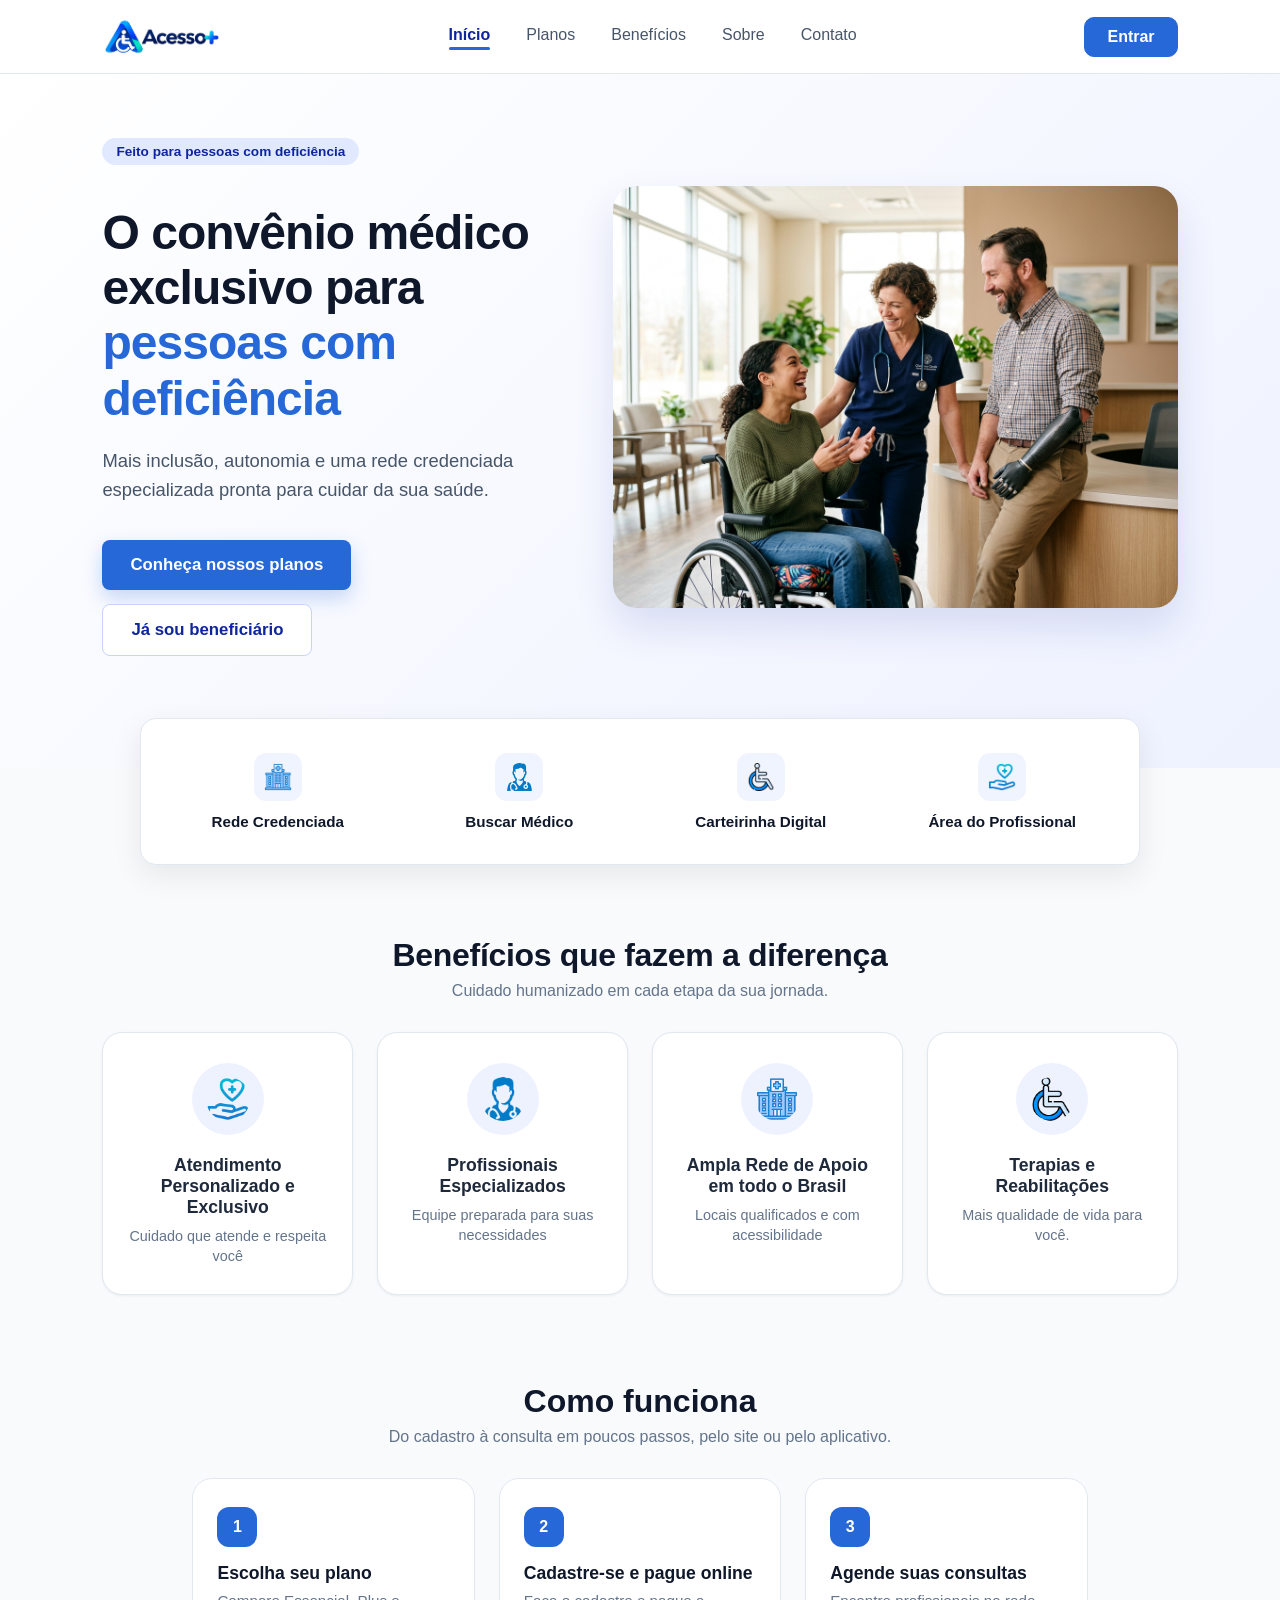
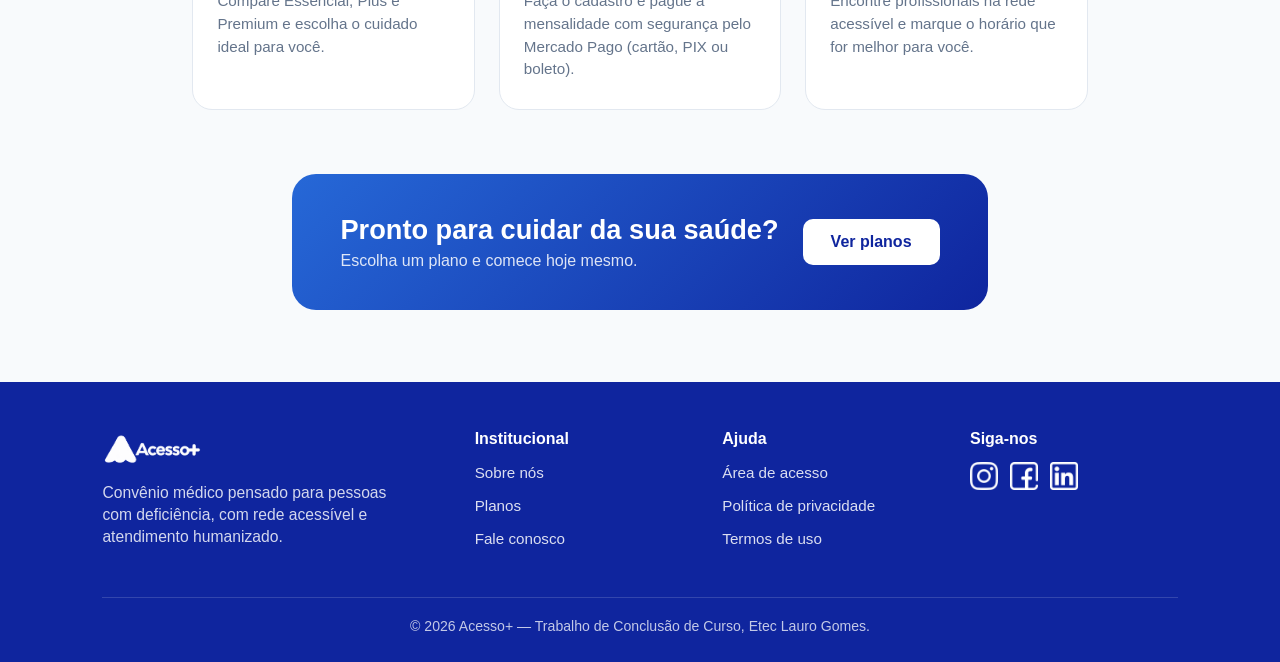
<file: index.html>
<!DOCTYPE html>
<html lang="pt-br">
<head>
    <meta charset="UTF-8">
    <meta name="viewport" content="width=device-width, initial-scale=1.0">
    <title>Acesso+ | Convênio médico para pessoas com deficiência</title>
    <link rel="stylesheet" href="css/edit.css">
    <link rel="stylesheet" href="css/site.css">
    <link rel="stylesheet" href="css/menu.css">
    <meta name="description" content="Acesso+: convênio médico pensado para pessoas com deficiência, com rede credenciada acessível, agendamento online e carteirinha digital.">
</head>
<body>
    <nav class="nav-site">
        <div class="img-logo">
            <a href="index.html"><img src="img/logo.png" alt="Acesso+ — página inicial" class="logo-img"></a>
        </div>
        <button type="button" class="btn-menu" aria-label="Abrir menu" aria-expanded="false" aria-controls="menu-principal"><svg class="icone-abrir" viewBox="0 0 24 24" fill="none" stroke="currentColor" stroke-width="2" stroke-linecap="round" aria-hidden="true"><path d="M4 7h16M4 12h16M4 17h16"/></svg><svg class="icone-fechar" viewBox="0 0 24 24" fill="none" stroke="currentColor" stroke-width="2" stroke-linecap="round" aria-hidden="true"><path d="M6 6l12 12M18 6L6 18"/></svg></button>
        <div class="menu-principal" id="menu-principal">
            <div class="links-nav">
                <a href="index.html" class="link-ativo" aria-current="page">Início</a>
                <a href="planos.html">Planos</a>
                <a href="index.html#beneficios">Benefícios</a>
                <a href="sobre.php">Sobre</a>
                <a href="contato.php">Contato</a>
            </div>
            <a href="escolhaLogin.html" class="btn-nav">Entrar</a>
        </div>
    </nav>

    <header class="hero">
        <div class="header-content">
            <img src="img/logo.png" alt="" class="hero-logo">
            <span class="hero-selo">Feito para pessoas com deficiência</span>
            <h1 class="hero-title">O convênio médico exclusivo para <span class="highlight">pessoas com deficiência</span></h1>
            <p>Mais inclusão, autonomia e uma rede credenciada especializada pronta para cuidar da sua saúde.</p>
            <div class="hero-acoes">
                <a href="planos.html" class="btn-planos">Conheça nossos planos</a>
                <a href="loginUser.html" class="btn-secundario-site">Já sou beneficiário</a>
            </div>
        </div>
        <div class="img-header">
            <img src="img/pessoas_home_nova_foto.jpg" alt="Pacientes com deficiência conversando com uma médica em uma clínica acessível">
        </div>
    </header>

    <div class="quick-access-container">
        <div class="quick-access">
            <a href="redeCredenciada.php" class="qa-item">
                <img src="img/hospital.png" alt="">
                <span>Rede Credenciada</span>
            </a>
            <a href="agendamentos.php" class="qa-item">
                <img src="img/medico.png" alt="">
                <span>Buscar Médico</span>
            </a>
            <a href="areaUsuario.php" class="qa-item">
                <img src="img/pcd.png" alt="">
                <span>Carteirinha Digital</span>
            </a>
            <a href="loginProfissional.html" class="qa-item">
                <img src="img/cuidados-de-saude.png" alt="">
                <span>Área do Profissional</span>
            </a>
        </div>
    </div>

    <main id="beneficios">
        <h1>Benefícios que fazem a diferença</h1>
        <p class="cards-introducao">Cuidado humanizado em cada etapa da sua jornada.</p>

        <div class="cards">
            <div class="card-content">
                <img src="img/cuidados-de-saude.png" alt="Ícone de cuidados de saúde" class="card-img">
                <div class="card-body">
                    <h3 class="card-title">Atendimento Personalizado e Exclusivo</h3>
                    <p class="card-description">Cuidado que atende e respeita você</p>
                </div>
            </div>

            <div class="card-content">
                <img src="img/medico.png" alt="Ícone de profissional de saúde" class="card-img">
                <div class="card-body">
                    <h3 class="card-title">Profissionais Especializados</h3>
                    <p class="card-description">Equipe preparada para suas necessidades</p>
                </div>
            </div>

            <div class="card-content">
                <img src="img/hospital.png" alt="Ícone de hospital" class="card-img">
                <div class="card-body">
                    <h3 class="card-title">Ampla Rede de Apoio em todo o Brasil</h3>
                    <p class="card-description">Locais qualificados e com acessibilidade</p>
                </div>
            </div>

            <div class="card-content">
                <img src="img/pcd.png" alt="Ícone representando pessoa com deficiência" class="card-img">
                <div class="card-body">
                    <h3 class="card-title">Terapias e Reabilitações</h3>
                    <p class="card-description">Mais qualidade de vida para você.</p>
                </div>
            </div>
        </div>
    </main>

    <section class="como-funciona" aria-labelledby="titulo-como-funciona">
        <h2 id="titulo-como-funciona">Como funciona</h2>
        <p>Do cadastro à consulta em poucos passos, pelo site ou pelo aplicativo.</p>
        <ol class="passos">
            <li><h3>Escolha seu plano</h3><p>Compare Essencial, Plus e Premium e escolha o cuidado ideal para você.</p></li>
            <li><h3>Cadastre-se e pague online</h3><p>Faça o cadastro e pague a mensalidade com segurança pelo Mercado Pago (cartão, PIX ou boleto).</p></li>
            <li><h3>Agende suas consultas</h3><p>Encontre profissionais na rede acessível e marque o horário que for melhor para você.</p></li>
        </ol>
    </section>

    <section class="chamada-final">
        <div>
            <div>
                <h2>Pronto para cuidar da sua saúde?</h2>
                <p>Escolha um plano e comece hoje mesmo.</p>
            </div>
            <a href="planos.html">Ver planos</a>
        </div>
    </section>

    <footer id="contato">
        <div class="footer-content">
            <div class="footer-block">
                <img src="img/logo.png" alt="Acesso+" class="img-logo-footer">
                <p>Convênio médico pensado para pessoas com deficiência, com rede acessível e atendimento humanizado.</p>
            </div>

            <div class="footer-block">
                <h4>Institucional</h4>
                <a href="sobre.php">Sobre nós</a>
                <a href="planos.html">Planos</a>
                <a href="contato.php">Fale conosco</a>
            </div>

            <div class="footer-block">
                <h4>Ajuda</h4>
                <a href="escolhaLogin.html">Área de acesso</a>
                <a href="privacidade.php">Política de privacidade</a>
                <a href="termos.php">Termos de uso</a>
            </div>

            <div class="footer-siga">
                <h4>Siga-nos</h4>
                <div class="social-icons">
                    <a href="https://www.instagram.com/acessomais.oficiall/" target="_blank" rel="noopener noreferrer" aria-label="Instagram do Acesso+"><img src="img/instagram.png" alt="" class="footer-img-siganos"></a>
                    <a href="https://www.facebook.com" target="_blank" rel="noopener noreferrer" aria-label="Facebook"><img src="img/facebook.png" alt="" class="footer-img-siganos"></a>
                    <a href="https://www.linkedin.com" target="_blank" rel="noopener noreferrer" aria-label="LinkedIn"><img src="img/linkedin.png" alt="" class="footer-img-siganos"></a>
                </div>
            </div>
        </div>
        <p class="footer-copy">© 2026 Acesso+ — Trabalho de Conclusão de Curso, Etec Lauro Gomes.</p>
    </footer>

    <script src="js/index.js"></script>
    <script src="js/menu.js"></script>
</body>
</html>
</file>
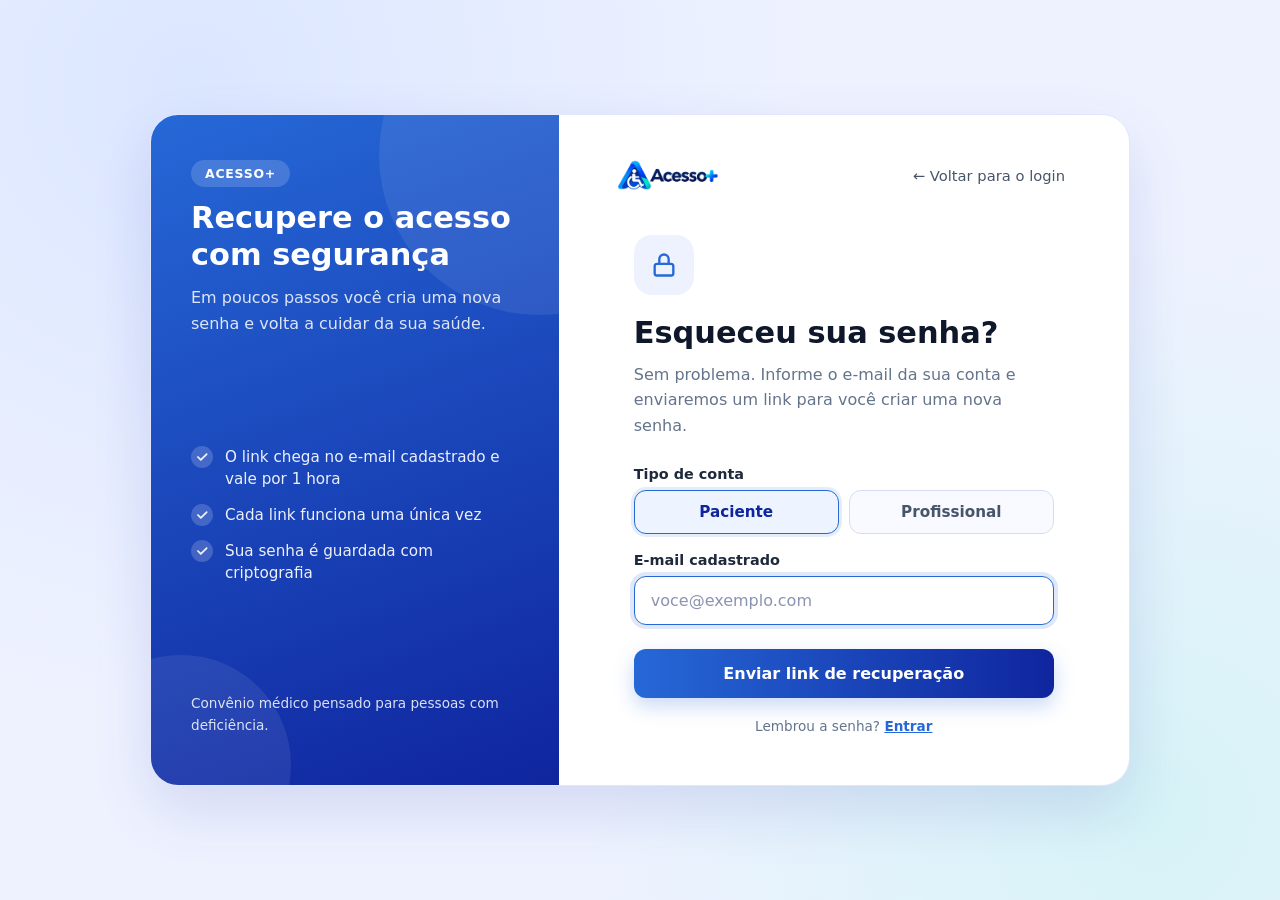
<file: esqueciSenha.html>
<!DOCTYPE html>
<html lang="pt-br">
<head>
    <meta charset="UTF-8">
    <meta name="viewport" content="width=device-width, initial-scale=1.0">
    <title>Recuperar Senha | Acesso+</title>
    <link rel="stylesheet" href="css/senha.css">
</head>
<body class="pagina-senha">
    <main class="senha-card">
        <aside class="senha-lado" aria-hidden="true">
            <div>
                <span class="senha-lado-selo">Acesso+</span>
                <h2>Recupere o acesso com segurança</h2>
                <p>Em poucos passos você cria uma nova senha e volta a cuidar da sua saúde.</p>
            </div>
            <ul>
                <li><svg viewBox="0 0 24 24" fill="none" stroke="currentColor" stroke-width="3" stroke-linecap="round" stroke-linejoin="round"><path d="M5 12l5 5L20 7"/></svg>O link chega no e-mail cadastrado e vale por 1 hora</li>
                <li><svg viewBox="0 0 24 24" fill="none" stroke="currentColor" stroke-width="3" stroke-linecap="round" stroke-linejoin="round"><path d="M5 12l5 5L20 7"/></svg>Cada link funciona uma única vez</li>
                <li><svg viewBox="0 0 24 24" fill="none" stroke="currentColor" stroke-width="3" stroke-linecap="round" stroke-linejoin="round"><path d="M5 12l5 5L20 7"/></svg>Sua senha é guardada com criptografia</li>
            </ul>
            <p class="senha-lado-rodape">Convênio médico pensado para pessoas com deficiência.</p>
        </aside>

        <section class="senha-conteudo">
            <div class="senha-topo">
                <a href="index.html"><img src="img/logo.png" alt="Acesso+ - página inicial"></a>
                <a href="loginUser.html" class="senha-voltar link-login">&larr; Voltar para o login</a>
            </div>

            <div class="senha-corpo">
                <div class="senha-icone" aria-hidden="true">
                    <svg viewBox="0 0 24 24" fill="none" stroke="currentColor" stroke-width="2" stroke-linecap="round" stroke-linejoin="round"><rect x="4" y="11" width="16" height="10" rx="2"/><path d="M8 11V7a4 4 0 0 1 8 0v4"/></svg>
                </div>
                <h1>Esqueceu sua senha?</h1>
                <p class="senha-sub">Sem problema. Informe o e-mail da sua conta e enviaremos um link para você criar uma nova senha.</p>

                <form action="processa_esqueciSenha.php" method="post" class="senha-form">
                    <fieldset class="tipo-conta">
                        <legend class="campo-titulo">Tipo de conta</legend>
                        <input type="radio" name="tipo" id="tipo-paciente" value="paciente" checked>
                        <label for="tipo-paciente">Paciente</label>
                        <input type="radio" name="tipo" id="tipo-profissional" value="profissional">
                        <label for="tipo-profissional">Profissional</label>
                    </fieldset>

                    <div class="campo">
                        <label for="email">E-mail cadastrado</label>
                        <input type="email" name="email" id="email" placeholder="voce@exemplo.com" autocomplete="email" required autofocus>
                    </div>

                    <button type="submit" name="submit" class="btn-senha">Enviar link de recuperação</button>
                </form>

                <p class="texto-pequeno">Lembrou a senha? <a href="loginUser.html" class="link-login">Entrar</a></p>
            </div>
        </section>
    </main>
    <script>
        // Abre já com o tipo certo quando vem do login do profissional (esqueciSenha.html?tipo=profissional)
        const loginDoTipo = { paciente: 'loginUser.html', profissional: 'loginProfissional.html' };
        function atualizarLinks(tipo) {
            document.querySelectorAll('.link-login').forEach(a => a.href = loginDoTipo[tipo]);
        }
        if (new URLSearchParams(location.search).get('tipo') === 'profissional') {
            document.getElementById('tipo-profissional').checked = true;
            atualizarLinks('profissional');
        }
        document.querySelectorAll('input[name="tipo"]').forEach(r => r.addEventListener('change', () => atualizarLinks(r.value)));
    </script>
</body>
</html>
</file>
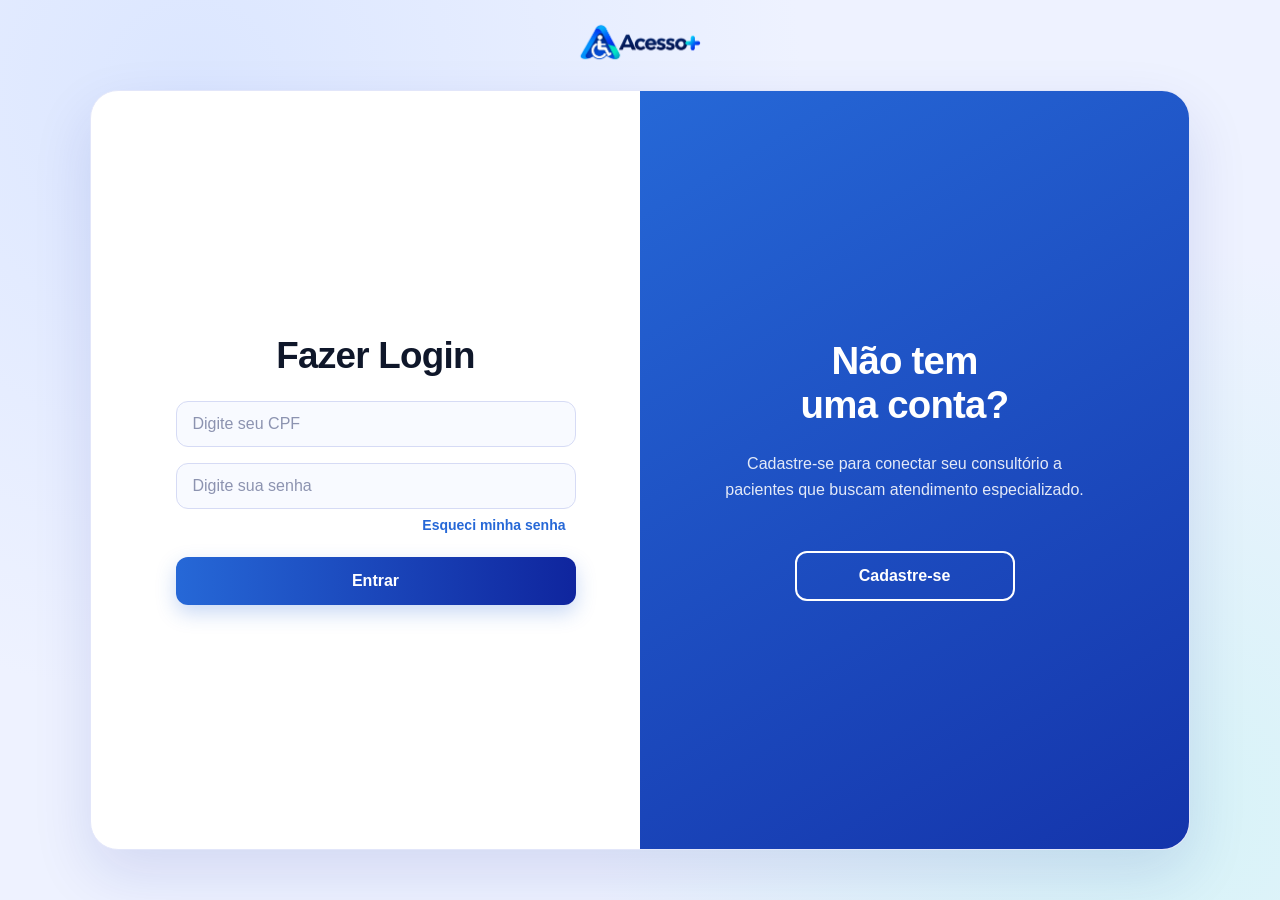
<file: loginProfissional.html>
<!DOCTYPE html>
<html lang="PT-br">
<head>
    <meta charset="UTF-8">
    <meta name="viewport" content="width=device-width, initial-scale=1.0">
    <title>Login Acesso+</title>
    <link rel="stylesheet" href="css/loginProfissional.css">
    <link rel="stylesheet" href="css/loginTema.css">
</head>
<body>
        <section class="containerPai">

    <a href="index.html" class="logo-card"><img src="img/logo.png" alt="Logo Acesso+ e Voltar para tela inicial" ></a>

            <div class="card loginActive">

                <div class="esquerda">
                    <div class="formLogin">
                        <h2>Fazer Login</h2>
                        <form action="FloginProfissional.php" method="post">
                            <input type="text" name="CPF" placeholder="Digite seu CPF" aria-label="Digite seu CPF" required maxlength="11">
                            <input type="password" name="senha" placeholder="Digite sua senha" aria-label="Digite sua senha" required>

                            <a href="esqueciSenha.html?tipo=profissional" class="esqueci-senha" aria-label="Esqueci minha senha">Esqueci minha senha</a>

                            <button type="submit" name="submit">Entrar</button>
                        </form>
                    </div>
                    <div class="facaLogin">
                        <h2>Já tem <br> uma conta?</h2>
                        <p>Já é um profissional credenciado? Faça login para acessar sua agenda. </p>
                        <button class="loginButton">Faça login</button>
                    </div>
                </div>
                <div class="direita">
                    <div class="formCadastro">
                        <h2>Cadastro</h2>
                        <form action="FcadastroProfissional.php" method="post">
                    <input type="text" name="nome" placeholder="Digite seu nome completo" aria-label="Digite seu nome completo" required>
                    <input type="email" name="email" placeholder="Digite seu e-mail" aria-label="Digite seu e-mail" required>
                    <input type="text" name="telefone" required maxlength="11" placeholder="Número de telefone" aria-label="Número de telefone"> 
                    
                    <div class="campos-duplos">
                        <input type="text" name="registro" required placeholder="Nº Reg. (CRM, etc)" aria-label="Número de registro" class="input-curto">
                        <select name="uf_registro" aria-label="Estado (UF) do Registro" required class="input-curto">
                            <option value="" disabled selected hidden>UF do Registro</option>
                            <option value="AC">AC</option><option value="AL">AL</option><option value="AP">AP</option><option value="AM">AM</option><option value="BA">BA</option><option value="CE">CE</option><option value="DF">DF</option><option value="ES">ES</option><option value="GO">GO</option><option value="MA">MA</option><option value="MT">MT</option><option value="MS">MS</option><option value="MG">MG</option><option value="PA">PA</option><option value="PB">PB</option><option value="PR">PR</option><option value="PE">PE</option><option value="PI">PI</option><option value="RJ">RJ</option><option value="RN">RN</option><option value="RS">RS</option><option value="RO">RO</option><option value="RR">RR</option><option value="SC">SC</option><option value="SP">SP</option><option value="SE">SE</option><option value="TO">TO</option>
                        </select>
                    </div>

                    <select name="especialidade" aria-label="Selecione sua Especialidade" required>
                        <option value="" disabled selected hidden>Especialidade</option>
                        <option value="cardiologia">Cardiologia</option>
                        <option value="fonoaudiologia">Fonoaudiologia</option>
                        <option value="fisioterapia">Fisioterapia</option>
                        <option value="clinica">Clínica Geral</option>
                        <option value="psicologia">Psicologia</option>
                        <option value="nutricao">Nutrição</option>
                    </select>

                    <div class="campos-duplos">
                        <input type="text" name="CEP" placeholder="CEP do Consultório" aria-label="CEP do consultório" required maxlength="8" class="input-curto">
                        <input type="text" name="numero" placeholder="Nº (Ex: 123)" aria-label="Número do consultório" required class="input-curto">
                    </div>

                    <div class="campos-duplos">
                        <input type="text" name="CPF" placeholder="CPF" aria-label="Digite seu CPF" required maxlength="14" inputmode="numeric" autocomplete="off" data-validar-cpf class="input-curto">
                        <input type="text" name="data_nasc" placeholder="Data Nasc." aria-label="Data de nascimento" onfocus="(this.type='date')" onblur="if(!this.value) this.type='text'" class="input-curto" required>
                    </div>

                    <select id="genero" name="genero" aria-label="Selecione seu Gênero" required>
                        <option value="" disabled selected hidden>Selecione seu Gênero</option>
                        <option value="feminino">Feminino</option>
                        <option value="masculino">Masculino</option>
                        <option value="nao-binario">Não-binário</option>
                        <option value="outro">Outro</option>
                        <option value="prefiro-nao-informar">Prefiro não informar</option>
                    </select>
                    
                    <input type="password" name="senha" id="senha" aria-describedby="dicaSenha" placeholder="Digite sua senha" aria-label="Digite sua senha" required>
                    <p class="dica-senha" id="dicaSenha">Mínimo de 8 caracteres, com letra maiúscula, minúscula, número e símbolo (!@#$%^&amp;*.).</p>
                    <input type="password" id="conf_senha" placeholder="Confirme sua senha" aria-label="Confirme sua senha" required>
                    
                    <button type="submit">Cadastrar</button>
                </form>
                    </div>
                    <div class="facaCadastro">
                        <h2>Não tem <br> uma conta?</h2>
                        <p>Cadastre-se para conectar seu consultório a pacientes que buscam atendimento especializado. </p>
                        <button class="cadastroButton">Cadastre-se</button>
                    </div>
                </div>
            </div>
        </section>
        <script src="js/cpf.js"></script>
    <script src="js/loginProfissional.js"></script>
</body>
</html>
</file>
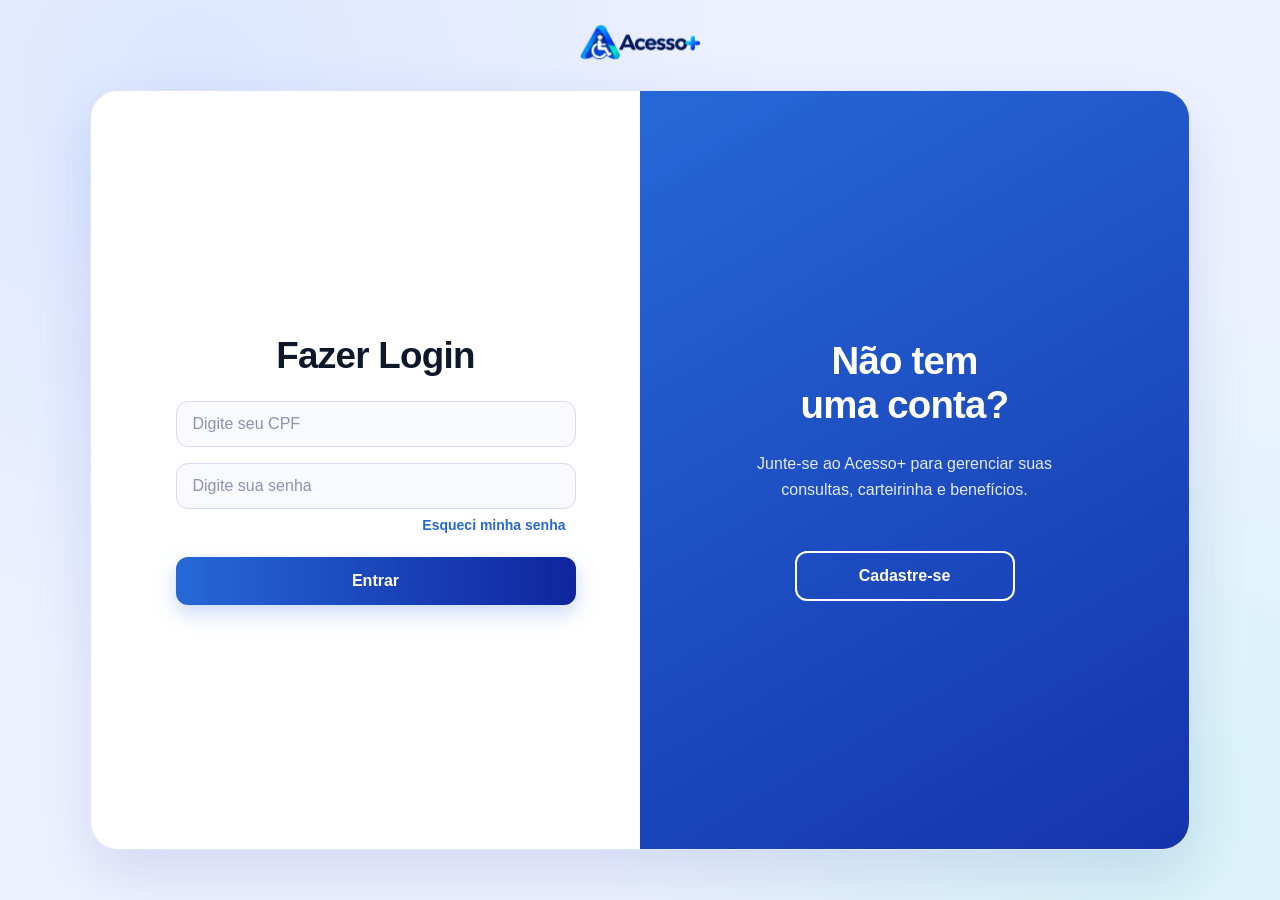
<file: loginUser.html>
<!DOCTYPE html>
<html lang="PT-br">
<head>
    <meta charset="UTF-8">
    <meta name="viewport" content="width=device-width, initial-scale=1.0">
    <title>Login Acesso+</title>
    <link rel="stylesheet" href="css/loginUser.css">
    <link rel="stylesheet" href="css/loginTema.css">
</head>
<body>
        <section class="containerPai">

    <a href="index.html" class="logo-card"><img src="img/logo.png" alt="Logo Acesso+ e Voltar para tela inicial" ></a>

            <div class="card loginActive">

                <div class="esquerda">
                    <div class="formLogin">
                        <h2>Fazer Login</h2>
                        <form action="FloginUser.php" method="post">
                            <input type="hidden" name="voltar" id="voltarLogin" value="">
                            <input type="text" name="CPF" placeholder="Digite seu CPF" aria-label="Digite seu CPF" required maxlength="11">
                            <input type="password" name="senha" placeholder="Digite sua senha" aria-label="Digite sua senha" required>

                            <a href="esqueciSenha.html" class="esqueci-senha" aria-label="Esqueci minha senha">Esqueci minha senha</a>

                            <button type="submit" name="submit">Entrar</button>
                        </form>
                    </div>
                    <div class="facaLogin">
                        <h2>Já tem <br> uma conta?</h2>
                        <p>Já faz parte do Acesso+? Entre para acessar seus agendamentos e benefícios. </p>
                        <button class="loginButton">Faça login</button>
                    </div>
                </div>
                <div class="direita">
                    <div class="formCadastro">
                        <h2>Cadastro</h2>
                        <form action="FcadastroUser.php" method="post">
                    <input type="text" name="nome" placeholder="Digite seu nome completo" aria-label="Digite seu nome completo" required>
                    <input type="email" name="email" placeholder="Digite seu e-mail" aria-label="Digite seu e-mail" required>
                    <input type="text" name="telefone" id="" required maxlength="11" placeholder="Número de telefone" aria-label="Número de telefone"> 
                    <input type="text" name="CPF" placeholder="Digite seu CPF" aria-label="Digite seu CPF" required maxlength="14" inputmode="numeric" autocomplete="off" data-validar-cpf>
                    
                    <div class="campos-duplos">
                        <input type="text" name="CEP" placeholder="CEP" aria-label="CEP" required class="input-curto" maxlength="8">
                        <input type="text" name="numero" placeholder="Nº (Ex: 123)" aria-label="Número da residência" required class="input-curto">
                    </div>
                    <input type="text" name="data_nasc" placeholder="Data de nascimento" aria-label="Data de nascimento" required onfocus="(this.type='date')" onblur="if(!this.value) this.type='text'">

                    <select id="genero" name="genero" aria-label="Selecione seu Gênero" required>
                        <option value="" disabled selected hidden>Selecione seu Gênero</option>
                        <option value="feminino">Feminino</option>
                        <option value="masculino">Masculino</option>
                        <option value="nao-binario">Não-binário</option>
                        <option value="outro">Outro</option>
                        <option value="prefiro-nao-informar">Prefiro não informar</option>
                    </select>

                    <select name="est_civil" id="est_civil" aria-label="Selecione seu Estado Civil" required>
                        <option value="" disabled selected hidden>Selecione seu Estado Civil</option>
                        <option value="solteiro(a)">Solteiro(a)</option>
                        <option value="casado(a)">Casado(a)</option>
                        <option value="viuvo(a)">Viúvo(a)</option>
                        <option value="divorciado(a)">Divorciado(a)</option>
                        <option value="separado(a)">Separado(a) judicialmente</option>
                    </select>

                    <select name="id_plano" id="id_plano" aria-label="Escolha seu Plano" required>
                        <option value="" disabled selected hidden>Escolha seu Plano</option>
                        <option value="1">Plano Essencial (R$ 89,90)</option>
                        <option value="2">Plano Plus (R$ 149,90)</option>
                        <option value="3">Plano Premium (R$ 219,90)</option>
                    </select>                   
                    
                    <input type="password" name="senha" id="senha" aria-describedby="dicaSenha" placeholder="Digite sua senha" aria-label="Digite sua senha" required>
                    <p class="dica-senha" id="dicaSenha">Mínimo de 8 caracteres, com letra maiúscula, minúscula, número e símbolo (!@#$%^&amp;*.).</p>
                    <input type="password" id="conf_senha" placeholder="Confirme sua senha" aria-label="Confirme sua senha" required>
                    
                    <button type="submit">Cadastrar</button>
                </form>
                    </div>
                    <div class="facaCadastro">
                        <h2>Não tem <br> uma conta?</h2>
                        <p>Junte-se ao Acesso+ para gerenciar suas consultas, carteirinha e benefícios.</p>
                        <button class="cadastroButton">Cadastre-se</button>
                    </div>
                </div>
            </div>
        </section>
        <script src="js/cpf.js"></script>
        <script src="js/loginUser.js"></script>
    <script>
        // Guarda a página que o usuário tentou abrir (ex.: atalhos da página inicial) para voltar a ela após o login
        (function () { var v = new URLSearchParams(location.search).get('voltar'); if (v) document.getElementById('voltarLogin').value = v; })();
    </script>
</body>
</html>
</file>
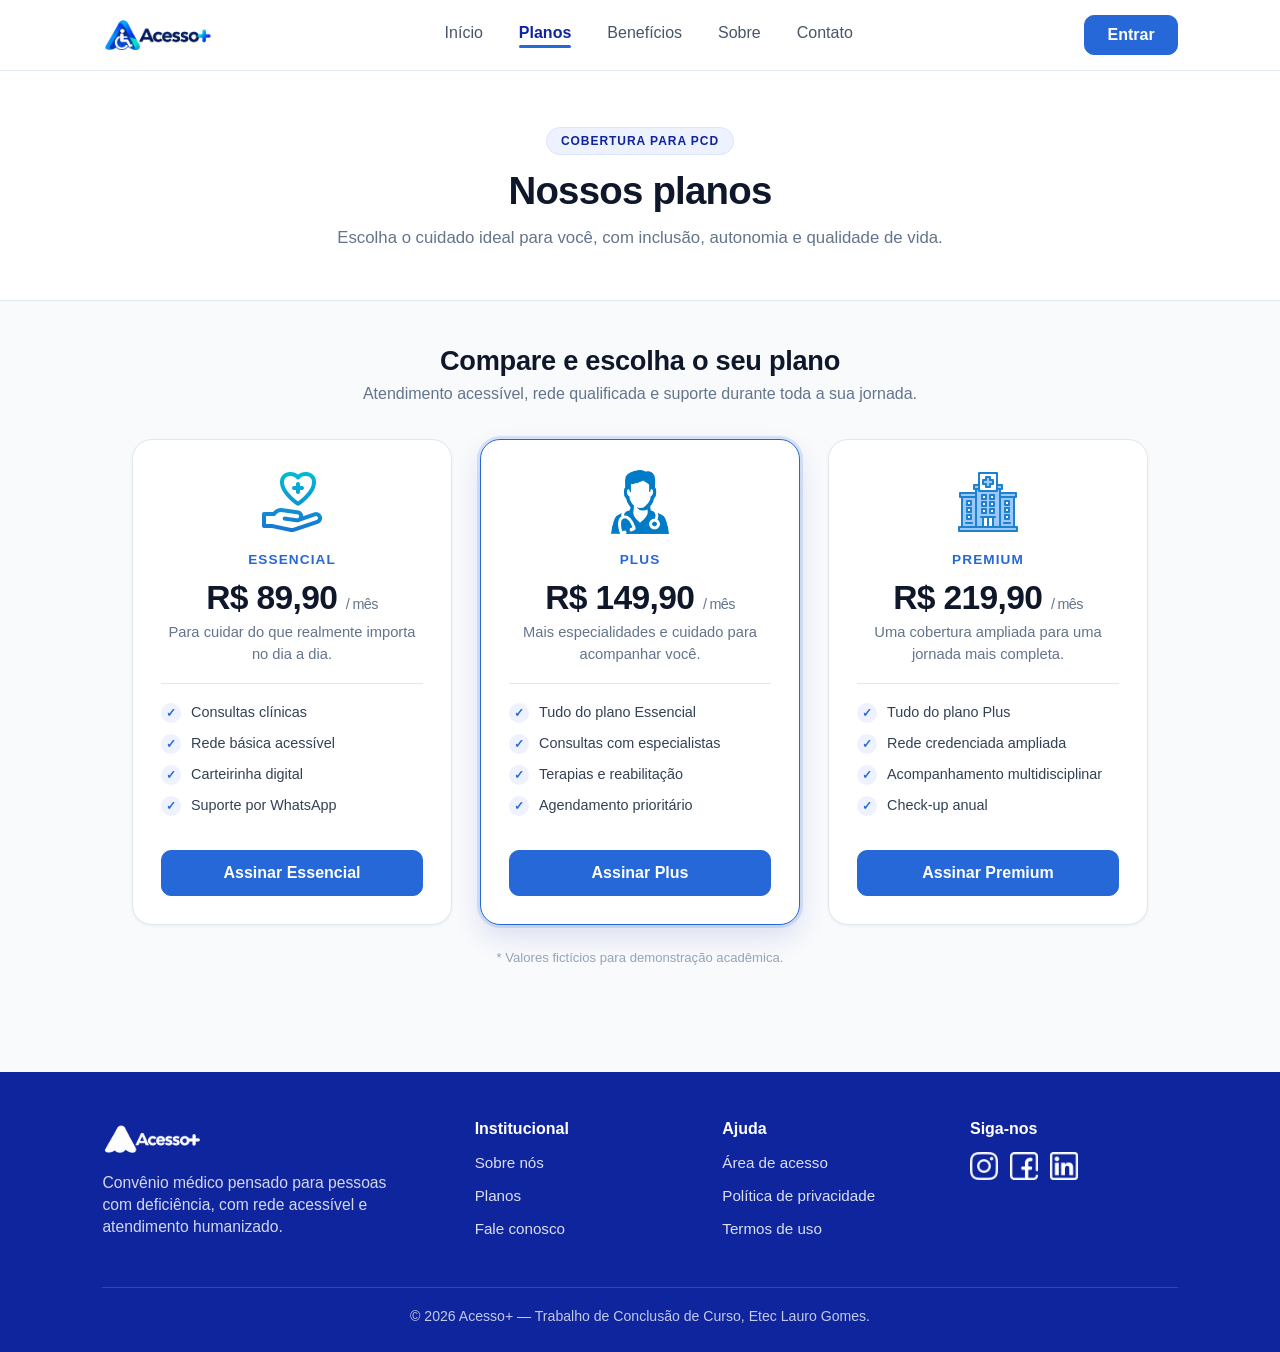
<file: planos.html>
<!DOCTYPE html>
<html lang="pt-br">
<head>
    <meta charset="UTF-8">
    <meta name="viewport" content="width=device-width, initial-scale=1.0">
    <title>Acesso+ | Planos</title>
    <link rel="stylesheet" href="css/planos.css">
    <link rel="stylesheet" href="css/site.css">
    <link rel="stylesheet" href="css/menu.css">
</head>
<body>
    <nav class="nav-site">
        <div class="img-logo">
            <a href="index.html"><img src="img/logo.png" alt="Acesso+ — página inicial" class="logo-img"></a>
        </div>
        <button type="button" class="btn-menu" aria-label="Abrir menu" aria-expanded="false" aria-controls="menu-principal"><svg class="icone-abrir" viewBox="0 0 24 24" fill="none" stroke="currentColor" stroke-width="2" stroke-linecap="round" aria-hidden="true"><path d="M4 7h16M4 12h16M4 17h16"/></svg><svg class="icone-fechar" viewBox="0 0 24 24" fill="none" stroke="currentColor" stroke-width="2" stroke-linecap="round" aria-hidden="true"><path d="M6 6l12 12M18 6L6 18"/></svg></button>
        <div class="menu-principal" id="menu-principal">
            <div class="links-nav">
                <a href="index.html">Início</a>
                <a href="planos.html" class="link-ativo" aria-current="page">Planos</a>
                <a href="index.html#beneficios">Benefícios</a>
                <a href="sobre.php">Sobre</a>
                <a href="contato.php">Contato</a>
            </div>
            <a href="escolhaLogin.html" class="btn-nav">Entrar</a>
        </div>
    </nav>

    <header class="planos-header">
        <div class="header-content">
            <span class="eyebrow">Cobertura para PCD</span>
            <h1>Nossos planos</h1>
            <p>Escolha o cuidado ideal para você, com inclusão, autonomia e qualidade de vida.</p>
        </div>
    </header>

    <main>
        <h2>Compare e escolha o seu plano</h2>
        <p class="planos-introducao">Atendimento acessível, rede qualificada e suporte durante toda a sua jornada.</p>

        <!-- Valores fictícios para demonstração acadêmica do TCC. -->
        <div class="cards planos-cards">
            <article class="card-content plano-card" tabindex="0">
                <img src="img/cuidados-de-saude.png" alt="Ícone de cuidados de saúde" class="card-img">
                <div class="card-body">
                    <h3 class="card-title">Essencial</h3>
                    <p class="preco">R$ 89,90 <span>/ mês</span></p>
                    <p class="card-description">Para cuidar do que realmente importa no dia a dia.</p>
                    <hr class="divisor">
                    <ul class="beneficios">
                        <li>Consultas clínicas</li>
                        <li>Rede básica acessível</li>
                        <li>Carteirinha digital</li>
                        <li>Suporte por WhatsApp</li>
                    </ul>
                    <a href="loginUser.html?plano=1" class="btn-planos">Assinar Essencial</a>
                </div>
            </article>

            <article class="card-content plano-card selecionado" tabindex="0">
                <img src="img/medico.png" alt="Ícone de profissional de saúde" class="card-img">
                <div class="card-body">
                    <h3 class="card-title">Plus</h3>
                    <p class="preco">R$ 149,90 <span>/ mês</span></p>
                    <p class="card-description">Mais especialidades e cuidado para acompanhar você.</p>
                    <hr class="divisor">
                    <ul class="beneficios">
                        <li>Tudo do plano Essencial</li>
                        <li>Consultas com especialistas</li>
                        <li>Terapias e reabilitação</li>
                        <li>Agendamento prioritário</li>
                    </ul>
                    <a href="loginUser.html?plano=2" class="btn-planos">Assinar Plus</a>
                </div>
            </article>

            <article class="card-content plano-card" tabindex="0">
                <img src="img/hospital.png" alt="Ícone de hospital" class="card-img">
                <div class="card-body">
                    <h3 class="card-title">Premium</h3>
                    <p class="preco">R$ 219,90 <span>/ mês</span></p>
                    <p class="card-description">Uma cobertura ampliada para uma jornada mais completa.</p>
                    <hr class="divisor">
                    <ul class="beneficios">
                        <li>Tudo do plano Plus</li>
                        <li>Rede credenciada ampliada</li>
                        <li>Acompanhamento multidisciplinar</li>
                        <li>Check-up anual</li>
                    </ul>
                    <a href="loginUser.html?plano=3" class="btn-planos">Assinar Premium</a>
                </div>
            </article>
        </div>

        <p class="planos-aviso">* Valores fictícios para demonstração acadêmica.</p>
    </main>

    <footer id="contato">
        <div class="footer-content">
            <div class="footer-block">
                <img src="img/logo.png" alt="Acesso+" class="img-logo-footer">
                <p>Convênio médico pensado para pessoas com deficiência, com rede acessível e atendimento humanizado.</p>
            </div>

            <div class="footer-block">
                <h4>Institucional</h4>
                <a href="sobre.php">Sobre nós</a>
                <a href="planos.html">Planos</a>
                <a href="contato.php">Fale conosco</a>
            </div>

            <div class="footer-block">
                <h4>Ajuda</h4>
                <a href="escolhaLogin.html">Área de acesso</a>
                <a href="privacidade.php">Política de privacidade</a>
                <a href="termos.php">Termos de uso</a>
            </div>

            <div class="footer-siga">
                <h4>Siga-nos</h4>
                <div class="social-icons">
                    <a href="https://www.instagram.com/acessomais.oficiall/" target="_blank" rel="noopener noreferrer" aria-label="Instagram do Acesso+"><img src="img/instagram.png" alt="" class="footer-img-siganos"></a>
                    <a href="https://www.facebook.com" target="_blank" rel="noopener noreferrer" aria-label="Facebook"><img src="img/facebook.png" alt="" class="footer-img-siganos"></a>
                    <a href="https://www.linkedin.com" target="_blank" rel="noopener noreferrer" aria-label="LinkedIn"><img src="img/linkedin.png" alt="" class="footer-img-siganos"></a>
                </div>
            </div>
        </div>
        <p class="footer-copy">© 2026 Acesso+ — Trabalho de Conclusão de Curso, Etec Lauro Gomes.</p>
    </footer>

    <script src="js/index.js"></script>
    <script src="js/menu.js"></script>
    <script>
        const planos = document.querySelectorAll(".plano-card");

        planos.forEach((plano) => {
            plano.addEventListener("click", () => {
                planos.forEach((item) => item.classList.remove("selecionado"));
                plano.classList.add("selecionado");
            });

            plano.addEventListener("keydown", (evento) => {
                if (evento.key === "Enter" || evento.key === " ") {
                    evento.preventDefault();
                    plano.click();
                }
            });
        });
    </script>
</body>
</html>
</file>
<file: css/edit.css>
*{
    box-sizing: border-box;
  margin: 0;
  padding: 0;
  font-family: "Roboto", sans-serif;
}

nav {
    display: flex;
    justify-content: space-between;
    align-items: center;
    padding: 14px 8%;
    background-color: #ffffff;
    border-bottom: 1px solid #e2e8f0;
    position: sticky;
    top: 0;
    z-index: 10;
}

.btn-nav {
    background-color: #2668D7;
    color: white;
    box-shadow: none;
    padding: 10px 22px;
    text-align: center;
    border-radius: 10px;
    border: 1px solid #2668D7;
    cursor: pointer;
    font-weight: 600;
    transition: background-color 0.2s ease, border-color 0.2s ease;
}

.btn-nav:hover{
    background-color: #0f259e;
    border-color: #0f259e;
    color: white;
}

.links-nav {
    display: flex;
    gap: 36px;
}


.links-nav a {
    text-decoration: none;
    font-weight: 500;
    font-size: 1rem;
    color: #475569;
    padding-bottom: 4px;
    position: relative;
}
.links-nav a:hover{
    color: #2668D7;
}
.links-nav .link-ativo {
    color: #0f259e;
    font-weight: 600;
}

.links-nav .link-ativo::after {
    content: "";
    position: absolute;
    left: 0;
    bottom: -2px;
    width: 100%;
    height: 3px;
    border-radius: 3px;
    background-color: #2668D7;
}
header{
    display: flex;
    align-items: center;
    justify-content: space-between;
    padding: 60px 8%;
    /* fundo moderno do header */
    background: linear-gradient(135deg, #ffffff 0%, #eef2ff 100%);
    border-bottom: none;
    min-height: 80vh;
    gap: 40px;
}

.header-content{
max-width: 550px;
flex: 1;
}

.hero-logo {
    height: 65px;
    width: auto;
    margin-bottom: 24px;
    display: block;
}

.hero-title {
    font-size: 3rem;
    color: #0f172a;
    line-height: 1.15;
    margin-bottom: 20px;
    letter-spacing: -0.02em;
    font-weight: 800;
}

.hero-title .highlight {
    color: #2668D7;
}

.header-content p{
    font-size: 1.15rem;
    color: #475569;
    margin-bottom: 35px;
    line-height: 1.6;
}

.btn-planos{
    display: inline-block;
    background-color: #2668D7;
    color: white;
    padding: 16px 36px;
    border-radius: 8px;
    border: none;
    text-decoration: none;
    font-weight: 700;
    font-size: 1.1rem;
    box-shadow: 0 8px 20px rgba(38, 104, 215, 0.25);
    transition: transform 0.2s ease, background-color 0.2s ease;
}

.btn-planos:hover{
    background-color: #0f259e;
    transform: translateY(-2px);
    color: white;
}

.img-header img{
  max-width: 800px;
  width: 100%;
  height: auto;
  object-fit: cover;
  border-radius: 24px;
  box-shadow: 0 20px 40px rgba(15, 37, 158, 0.12);
}

.img-header{
flex: 1.2;
display: flex;
justify-content: center;
align-items: center;
}

.cards {
    display: flex;
    flex-wrap: wrap;             /* Permite que os cards passem para a linha de baixo se não couberem */
    justify-content: center;
    gap: 28px;
    padding: 20px 8%;
}
.cards-introducao {
    margin-top: 8px;
    color: #64748b;
    font-size: 1rem;
}
.card-content {
    width: 100%;
    max-width: 250px;
    min-height: auto;            /* Deixa a altura crescer conforme o texto */
    display: flex;
    flex-direction: column;
    align-items: center;
    background-color: #ffffff;
    border-radius: 20px;
    box-shadow: 0 1px 3px rgba(15, 23, 42, 0.06);
    border: 1px solid #e2e8f0;
    padding: 30px 24px 28px;
    transition: transform 0.25s ease, box-shadow 0.25s ease, border-color 0.25s ease;
}
.card-content:hover {
    transform: translateY(-4px);
    border-color: #b9cdf3;
    box-shadow: 0 12px 28px rgba(15, 37, 158, 0.1);
}
.card-img {
    width: 72px;
    height: 72px;
    object-fit: contain;
    margin-bottom: 20px;
    background-color: #eef2ff;
    padding: 14px;
    border-radius: 50%;
}

.card-body {
    padding: 0;
    text-align: center;
    width: 100%;
}

.card-body p{
    margin-top: 20px;
}

.card-title {
    font-size: 1.1rem;
    font-weight: 700;
    color: #1e293b;
    margin-bottom: 8px;
    word-break: break-word;      /* Evita que palavras grandes quebrem o layout */
}

.card-description {
    font-size: 0.9rem;
    color: #64748b;
    line-height: 1.4;
}

/* Acesso Rápido estilo SulAmérica/Unimed */
.quick-access-container {
    display: flex;
    justify-content: center;
    margin-top: -50px;
    position: relative;
    z-index: 5;
    padding: 0 8%;
}

.quick-access {
    background-color: #ffffff;
    border-radius: 16px;
    box-shadow: 0 10px 30px rgba(0, 0, 0, 0.08);
    display: flex;
    width: 100%;
    max-width: 1000px;
    justify-content: space-around;
    padding: 24px 10px;
    border: 1px solid #e2e8f0;
}

.qa-item {
    display: flex;
    flex-direction: column;
    align-items: center;
    text-decoration: none;
    color: #0f172a;
    font-weight: 600;
    font-size: 0.95rem;
    transition: transform 0.2s ease, color 0.2s;
    gap: 12px;
}

.qa-item img {
    width: 48px;
    height: 48px;
    background-color: #f0f4ff;
    padding: 10px;
    border-radius: 12px;
    transition: background-color 0.2s;
    object-fit: contain;
}

.qa-item:hover {
    transform: translateY(-4px);
    color: #2668D7;
}

.qa-item:hover img {
    background-color: #dbe4ff;
}

body {
    min-height: 100vh;
    display: flex;
    flex-direction: column;
    background-color: #f8fafc;
}

main{
    flex: 1;
    text-align: center;
    padding-top: 44px;
}
h1{
    margin-top: 20px;
    color: #0f172a;
    font-size: 1.7rem;
    letter-spacing: -0.01em;
}

footer {
    background-color: #0f259e;
    padding: 35px 25px;
    min-height: 200px;
    margin-top: 50px;
}

.footer-content {
    display: flex;
    justify-content: space-between;
    align-items: flex-start;
    gap: 80px;
    color: white;
}

.footer-block {
    display: flex;
    flex-direction: column;
}

.footer-block p {
    max-width: 400px;
    font-size: 18px;
    line-height: 1.4;
}

.footer-block a {
    text-decoration: none;
    color: white;
    font-size: 16px;
    margin-bottom: 5px;
    line-height: 1.5;
}

.footer-block h4,
.footer-siga h4 {
    font-size: 18px;
    margin-bottom: 10px;
}

.footer-block a:hover {
    text-decoration: underline;
    color: #7bbdfc;
}

.footer-siga {
    display: flex;
    flex-direction: column;
}

.footer-img-siganos {
    width: 30px;
    height: 30px;
    object-fit: contain;
}

.img-logo img, 
.logo-img {
    height: 45px;          
    width: auto;           /* Mantém a proporção da imagem sem distorcer */
    object-fit: contain;
    display: block;
}

.img-logo-footer {
    height: 40px;
    width: auto;
    object-fit: contain;
    margin-bottom: 15px;
}

.social-icons {
    display: flex;
    gap: 12px;
}

.footer-img-siganos {
    width: 28px;
    height: 28px;
    object-fit: contain;
    transition: transform 0.2s ease;
}

.footer-img-siganos:hover {
    transform: scale(1.15);
}
</file>
<file: css/site.css>
/*
 * Acabamento das páginas públicas (início, planos, sobre, contato, privacidade, termos e admin).
 * Carregue depois de edit.css / planos.css / paginas.css.
 */

html { scroll-behavior: smooth; }
@media (prefers-reduced-motion: reduce) { html { scroll-behavior: auto; } }

body { color: #1e293b; }

/* ---------- Início ---------- */

header.hero {
    min-height: 0;
    padding: 64px 8% 112px;
}

.hero .header-content { max-width: 560px; }

.hero-selo {
    display: inline-flex;
    align-items: center;
    gap: 8px;
    margin-bottom: 20px;
    padding: 6px 14px;
    border-radius: 999px;
    background: #e0e9ff;
    color: #0f259e;
    font-size: 0.85rem;
    font-weight: 700;
}

.hero-acoes {
    display: flex;
    flex-wrap: wrap;
    align-items: center;
    gap: 14px;
}

.btn-secundario-site {
    display: inline-block;
    padding: 15px 28px;
    border: 1.5px solid #c7d2fe;
    border-radius: 8px;
    background: #ffffff;
    color: #0f259e;
    font-size: 1.05rem;
    font-weight: 700;
    text-decoration: none;
    transition: background-color 0.2s ease, border-color 0.2s ease;
}

.btn-secundario-site:hover { background: #eef2ff; border-color: #2668D7; }

.btn-planos:focus-visible,
.btn-secundario-site:focus-visible,
.qa-item:focus-visible,
.footer-block a:focus-visible,
.social-icons a:focus-visible {
    outline: 3px solid #2668D7;
    outline-offset: 3px;
    border-radius: 8px;
}


/* Atalhos */
.quick-access {
    display: grid;
    grid-template-columns: repeat(4, 1fr);
    gap: 8px;
    padding: 20px;
}

.qa-item {
    padding: 14px 8px;
    border-radius: 12px;
    text-align: center;
}

.qa-item:hover { background: #f8faff; }

/* Benefícios */
#beneficios { padding: 72px 8% 24px; }
#beneficios h1 { margin-top: 0; font-size: 2rem; }
#beneficios .cards-introducao { margin-bottom: 32px; }

#beneficios .cards {
    display: grid;
    grid-template-columns: repeat(4, minmax(0, 1fr));
    gap: 24px;
    max-width: 1100px;
    margin: 0 auto;
    padding: 0;
}

#beneficios .card-content { max-width: none; height: 100%; }
#beneficios .card-body p { margin-top: 8px; }

/* Como funciona (início) */
.como-funciona {
    max-width: 1100px;
    margin: 64px auto 0;
    padding: 0 8%;
    text-align: center;
}

.como-funciona h2 { color: #0f172a; font-size: 2rem; margin-bottom: 8px; }
.como-funciona > p { color: #64748b; margin-bottom: 32px; }

.passos {
    list-style: none;
    display: grid;
    grid-template-columns: repeat(3, 1fr);
    gap: 24px;
    counter-reset: passo;
    text-align: left;
}

.passos li {
    counter-increment: passo;
    padding: 28px 24px;
    border: 1px solid #e2e8f0;
    border-radius: 20px;
    background: #ffffff;
}

.passos li::before {
    content: counter(passo);
    display: grid;
    place-items: center;
    width: 40px;
    height: 40px;
    margin-bottom: 16px;
    border-radius: 12px;
    background: #2668D7;
    color: #ffffff;
    font-weight: 700;
}

.passos h3 { color: #0f172a; font-size: 1.1rem; margin-bottom: 6px; }
.passos p { color: #64748b; line-height: 1.5; font-size: 0.95rem; }

/* Chamada final */
.chamada-final {
    max-width: 1100px;
    margin: 64px auto 0;
    padding: 0 8%;
}

.chamada-final > div {
    display: flex;
    align-items: center;
    justify-content: space-between;
    gap: 24px;
    padding: 40px 48px;
    border-radius: 24px;
    background: linear-gradient(135deg, #2668D7 0%, #0f259e 100%);
    color: #ffffff;
    text-align: left;
}

.chamada-final h2 { font-size: 1.7rem; margin-bottom: 6px; }
.chamada-final p { color: rgba(255, 255, 255, 0.85); }

.chamada-final a {
    flex-shrink: 0;
    padding: 14px 28px;
    border-radius: 10px;
    background: #ffffff;
    color: #0f259e;
    font-weight: 700;
    text-decoration: none;
}

.chamada-final a:hover { background: #eef2ff; }

/* ---------- Rodapé (todas as páginas públicas) ---------- */

footer {
    min-height: 0;
    margin-top: 72px;
    padding: 48px 8% 28px;
    background: #0f259e;
}

.footer-content {
    display: grid;
    grid-template-columns: 1.6fr 1fr 1fr 1fr;
    gap: 40px;
    max-width: 1100px;
    margin: 0 auto;
}

/* O logo é escuro: no fundo azul ele fica branco */
.img-logo-footer {
    height: 38px;
    margin-bottom: 14px;
    filter: brightness(0) invert(1);
    align-self: flex-start;
}

.footer-block p { font-size: 0.98rem; color: rgba(255, 255, 255, 0.82); max-width: 300px; }
.footer-block h4, .footer-siga h4 { font-size: 1rem; margin-bottom: 14px; color: #ffffff; }
.footer-block a { display: block; font-size: 0.95rem; margin-bottom: 10px; color: rgba(255, 255, 255, 0.85); }
.footer-block a:hover { color: #ffffff; }
.footer-block br { display: none; }
.footer-siga { color: #ffffff; }
.footer-img-siganos { filter: brightness(0) invert(1); }

.footer-copy {
    max-width: 1100px;
    margin: 36px auto 0;
    padding-top: 20px;
    border-top: 1px solid rgba(255, 255, 255, 0.15);
    color: rgba(255, 255, 255, 0.75);
    font-size: 0.88rem;
    text-align: center;
}

/* ---------- Páginas institucionais (Sobre, Contato, Privacidade, Termos) ---------- */

main.pagina { text-align: left; padding-top: 0; }
.pagina h1 { margin-top: 0; }
.pagina h1, .pagina .subtitulo { text-align: center; }
.pagina .destaque { text-align: left; }
.pagina ul { text-align: left; }
.pagina .form-contato {
    padding: 28px;
    border: 1px solid #e2e8f0;
    border-radius: 20px;
    background: #ffffff;
    box-shadow: 0 1px 3px rgba(15, 23, 42, 0.06);
}

/* ---------- Admin: tabelas roláveis no celular ---------- */
.tabela-rolagem { width: 100%; overflow-x: auto; -webkit-overflow-scrolling: touch; }
.tabela-rolagem table { min-width: 640px; }

/* ---------- Responsivo ---------- */

@media (max-width: 1000px) {
    #beneficios .cards { grid-template-columns: repeat(2, minmax(0, 1fr)); }
    .footer-content { grid-template-columns: 1fr 1fr; }
}

@media (max-width: 900px) {
    header.hero {
        flex-direction: column-reverse;
        padding: 32px 20px 96px;
        text-align: left;
        gap: 28px;
    }
    .hero .header-content { max-width: none; }
    .hero-logo { display: none; }
    .hero-title { font-size: 2.2rem; }
    .img-header { width: 100%; }
    .img-header img { max-height: 320px; }
    .passos { grid-template-columns: 1fr; }
    .chamada-final > div { flex-direction: column; align-items: flex-start; padding: 32px 24px; }
}

@media (max-width: 640px) {
    .quick-access-container { padding: 0 16px; }
    .quick-access { grid-template-columns: repeat(2, 1fr); padding: 12px; }
    #beneficios { padding: 56px 16px 16px; }
    #beneficios h1, .como-funciona h2 { font-size: 1.6rem; }
    #beneficios .cards { grid-template-columns: 1fr; }
    .como-funciona, .chamada-final { padding: 0 16px; }
    .hero-title { font-size: 1.9rem; }
    .hero-acoes a { width: 100%; text-align: center; }
    footer { padding: 40px 20px 24px; }
    .footer-content { grid-template-columns: 1fr 1fr; gap: 28px; }
    .footer-content > .footer-block:first-child { grid-column: 1 / -1; }
    .pagina { margin: 32px auto; padding: 0 16px; }
    .pagina .form-contato { padding: 20px; }
}

a.btn-nav { text-decoration: none; display: inline-block; }
main.pagina { width: 100%; }
.hero .hero-logo { display: none; }
.hero .btn-planos { padding: 15px 28px; font-size: 1.05rem; }
@media (max-width: 600px) {
    .nav-admin { padding: 12px 16px; }
    .nav-admin .links-nav { display: none; }
}
</file>
<file: css/menu.css>
/*
 * Menu superior responsivo (site público, área do paciente, área do profissional e admin).
 * Carregue DEPOIS do CSS da página. No computador o menu fica igual; no celular os links
 * ficam dentro do botão ☰ (js/menu.js abre e fecha).
 */

nav { gap: 24px; }

/* No computador o agrupador não interfere no layout (os filhos continuam no flex do <nav>) */
.menu-principal { display: contents; }

.img-logo a { display: block; }

.links-nav a, .nav-nome, .btn-logout, .btn-acessibilidade, .btn-nav { white-space: nowrap; }
.nav-app .acessibilidade-botoes { gap: 6px; }
.nav-app .nav-usuario { gap: 12px; }

.btn-menu {
    display: none;
    align-items: center;
    justify-content: center;
    width: 44px;
    height: 44px;
    margin-left: auto;
    border: 1px solid #e2e8f0;
    border-radius: 12px;
    background: #ffffff;
    color: #0f172a;
    cursor: pointer;
}

.btn-menu svg { width: 22px; height: 22px; }
.btn-menu .icone-fechar { display: none; }
nav.menu-aberto .btn-menu .icone-abrir { display: none; }
nav.menu-aberto .btn-menu .icone-fechar { display: block; }

.links-nav a:focus-visible,
.btn-menu:focus-visible,
.btn-nav:focus-visible,
.btn-logout:focus-visible {
    outline: 3px solid #2668D7;
    outline-offset: 3px;
    border-radius: 6px;
}

/* Telas de largura média: links mais próximos para caber tudo */
@media (max-width: 1360px) {
    .nav-app .links-nav { gap: 20px; }
    .nav-app { padding-left: 4%; padding-right: 4%; }
}

@media (max-width: 1100px) {
    .nav-app { flex-wrap: wrap; padding: 12px 16px; gap: 0; }
    .nav-app .btn-menu { display: inline-flex; }
    .nav-app .menu-principal {
        display: none;
        width: 100%;
        flex-direction: column;
        align-items: stretch;
        gap: 12px;
        margin-top: 12px;
        padding: 12px 0 4px;
        border-top: 1px solid #e2e8f0;
    }
    .nav-app.menu-aberto .menu-principal { display: flex; }
}

@media (max-width: 900px) {
    .nav-site { flex-wrap: wrap; padding: 12px 16px; gap: 0; }
    .nav-site .btn-menu { display: inline-flex; }
    .nav-site .menu-principal {
        display: none;
        width: 100%;
        flex-direction: column;
        align-items: stretch;
        gap: 12px;
        margin-top: 12px;
        padding: 12px 0 4px;
        border-top: 1px solid #e2e8f0;
    }
    .nav-site.menu-aberto .menu-principal { display: flex; }
}

/* Conteúdo do menu aberto (vale para os dois tipos de menu) */
@media (max-width: 1100px) {
    nav.menu-aberto .links-nav {
        display: flex;
        flex-direction: column;
        gap: 2px;
        width: 100%;
    }
    nav.menu-aberto .links-nav a {
        padding: 12px 14px;
        border-radius: 10px;
        font-size: 1rem;
    }
    nav.menu-aberto .links-nav a:hover { background: #f1f5ff; }
    nav.menu-aberto .links-nav .link-ativo { background: #eef2ff; }
    nav.menu-aberto .links-nav .link-ativo::after { display: none; }
    nav.menu-aberto .btn-nav { width: 100%; padding: 12px; }
    nav.menu-aberto .acessibilidade-botoes { flex-wrap: wrap; padding: 0 4px; }
    nav.menu-aberto .nav-usuario {
        justify-content: space-between;
        padding: 12px 4px 0;
        border-top: 1px solid #e2e8f0;
    }
}

/* Anula ajustes antigos de ordem/largura do menu (menuUsuario.css / areaUsuario.css) */
@media (max-width: 1100px) {
    .nav-app .menu-principal > * { order: 0 !important; margin-left: 0 !important; width: 100%; justify-content: flex-start; }
    .nav-app .menu-principal .nav-usuario { justify-content: space-between; }
}
@media (max-width: 900px) {
    .nav-site .menu-principal > * { order: 0 !important; margin-left: 0 !important; width: 100%; }
}
</file>
<file: css/senha.css>
/* Telas de recuperação de senha: esqueciSenha.html, processa_esqueciSenha.php e redefinirSenha.php */

* {
    box-sizing: border-box;
    margin: 0;
    padding: 0;
    font-family: "Roboto", system-ui, -apple-system, "Segoe UI", sans-serif;
}

body.pagina-senha {
    min-height: 100vh;
    display: flex;
    align-items: center;
    justify-content: center;
    padding: 32px 16px;
    background: radial-gradient(circle at 15% 10%, #dbe6ff 0, transparent 45%),
                radial-gradient(circle at 90% 90%, #d6f3f7 0, transparent 40%),
                #eef2ff;
    color: #1e293b;
}

.senha-card {
    width: 100%;
    max-width: 980px;
    min-height: 600px;
    display: grid;
    grid-template-columns: 5fr 7fr;
    background-color: #ffffff;
    border: 1px solid #e2e6fa;
    border-radius: 28px;
    box-shadow: 0 24px 60px rgba(15, 37, 158, 0.12);
    overflow: hidden;
}

/* ---------- Lado azul (informativo) ---------- */

.senha-lado {
    position: relative;
    display: flex;
    flex-direction: column;
    justify-content: space-between;
    gap: 32px;
    padding: 48px 40px;
    background: linear-gradient(160deg, #2668D7 0%, #0f259e 100%);
    color: #ffffff;
    overflow: hidden;
}

.senha-lado::before,
.senha-lado::after {
    content: "";
    position: absolute;
    border-radius: 50%;
    background: rgba(255, 255, 255, 0.08);
}

.senha-lado::before { width: 320px; height: 320px; top: -120px; right: -140px; }
.senha-lado::after  { width: 220px; height: 220px; bottom: -90px; left: -80px; }

.senha-lado > * { position: relative; z-index: 1; }

.senha-lado-selo {
    align-self: flex-start;
    padding: 6px 14px;
    border-radius: 999px;
    background: rgba(255, 255, 255, 0.16);
    font-size: 0.78rem;
    font-weight: 700;
    letter-spacing: 0.06em;
    text-transform: uppercase;
}

.senha-lado h2 {
    margin: 18px 0 12px;
    font-size: 1.9rem;
    line-height: 1.2;
}

.senha-lado p {
    color: rgba(255, 255, 255, 0.85);
    line-height: 1.6;
}

.senha-lado ul {
    list-style: none;
    display: flex;
    flex-direction: column;
    gap: 14px;
}

.senha-lado li {
    display: flex;
    align-items: flex-start;
    gap: 12px;
    color: rgba(255, 255, 255, 0.92);
    font-size: 0.95rem;
    line-height: 1.45;
}

.senha-lado li svg {
    flex-shrink: 0;
    width: 22px;
    height: 22px;
    padding: 4px;
    border-radius: 50%;
    background: rgba(255, 255, 255, 0.18);
}

.senha-lado-rodape {
    font-size: 0.85rem;
    color: rgba(255, 255, 255, 0.7);
}

/* ---------- Conteúdo (formulário) ---------- */

.senha-conteudo {
    display: flex;
    flex-direction: column;
    padding: 40px 56px 48px;
}

.senha-topo {
    display: flex;
    align-items: center;
    justify-content: space-between;
    gap: 16px;
    margin-bottom: 40px;
}

.senha-topo img {
    height: 40px;
    width: auto;
    display: block;
}

.senha-voltar {
    display: inline-flex;
    align-items: center;
    gap: 6px;
    color: #475569;
    font-size: 0.92rem;
    font-weight: 500;
    text-decoration: none;
    border-radius: 8px;
    padding: 6px 8px;
}

.senha-voltar:hover { color: #2668D7; background: #eef2ff; }

.senha-corpo {
    flex: 1;
    display: flex;
    flex-direction: column;
    justify-content: center;
    width: 100%;
    max-width: 420px;
    margin: 0 auto;
}

.senha-icone {
    width: 60px;
    height: 60px;
    display: grid;
    place-items: center;
    margin-bottom: 20px;
    border-radius: 18px;
    background: #eef2ff;
    color: #2668D7;
}

.senha-icone svg { width: 28px; height: 28px; }
.senha-icone.sucesso { background: #dcfce7; color: #15803d; }
.senha-icone.erro { background: #fee2e2; color: #b91c1c; }

.senha-corpo h1 {
    margin-bottom: 10px;
    color: #0f172a;
    font-size: 1.9rem;
    line-height: 1.2;
}

.senha-sub {
    margin-bottom: 28px;
    color: #64748b;
    line-height: 1.6;
}

.senha-sub strong { color: #1e293b; }

.senha-form {
    display: flex;
    flex-direction: column;
    gap: 18px;
}

.campo {
    display: flex;
    flex-direction: column;
    gap: 8px;
}

.campo > label,
.campo-titulo {
    color: #1e293b;
    font-size: 0.9rem;
    font-weight: 600;
}

.campo input[type="email"],
.campo input[type="password"],
.campo input[type="text"] {
    width: 100%;
    padding: 14px 16px;
    border: 1.5px solid #d6dbf5;
    border-radius: 12px;
    background-color: #f8faff;
    color: #0f172a;
    font-size: 1rem;
    transition: border-color 0.2s ease, box-shadow 0.2s ease, background-color 0.2s ease;
}

.campo input::placeholder { color: #8c93b0; }

.campo input:focus {
    outline: none;
    border-color: #2668D7;
    background-color: #ffffff;
    box-shadow: 0 0 0 4px rgba(38, 104, 215, 0.15);
}

.campo input.invalido { border-color: #ef4444; }
.campo input.invalido:focus { box-shadow: 0 0 0 4px rgba(239, 68, 68, 0.15); }

/* Campo de senha com botão mostrar/ocultar */
.campo-senha {
    position: relative;
}

.campo-senha input { padding-right: 56px !important; }

.btn-olho {
    position: absolute;
    top: 50%;
    right: 8px;
    transform: translateY(-50%);
    width: 40px;
    height: 40px;
    display: grid;
    place-items: center;
    border: none;
    border-radius: 10px;
    background: transparent;
    color: #64748b;
    cursor: pointer;
}

.btn-olho:hover { background: #eef2ff; color: #2668D7; }
.btn-olho svg { width: 20px; height: 20px; }
.btn-olho .olho-fechado { display: none; }
.btn-olho[aria-pressed="true"] .olho-aberto { display: none; }
.btn-olho[aria-pressed="true"] .olho-fechado { display: block; }

/* Tipo de conta (paciente / profissional) */
.tipo-conta {
    display: grid;
    grid-template-columns: 1fr 1fr;
    gap: 10px;
    border: none;
}

.tipo-conta legend { margin-bottom: 8px; }

.tipo-conta input {
    position: absolute;
    opacity: 0;
    pointer-events: none;
}

.tipo-conta label {
    display: flex;
    align-items: center;
    justify-content: center;
    gap: 8px;
    padding: 12px;
    border: 1.5px solid #d6dbf5;
    border-radius: 12px;
    background: #f8faff;
    color: #475569;
    font-size: 0.95rem;
    font-weight: 600;
    cursor: pointer;
    transition: all 0.2s ease;
}

.tipo-conta input:checked + label {
    border-color: #2668D7;
    background: #eef4ff;
    color: #0f259e;
    box-shadow: 0 0 0 3px rgba(38, 104, 215, 0.12);
}

.tipo-conta input:focus-visible + label { outline: 3px solid #2668D7; outline-offset: 2px; }

/* Força da senha */
.forca {
    display: flex;
    align-items: center;
    gap: 12px;
    margin-top: 2px;
}

.forca-barras {
    flex: 1;
    display: grid;
    grid-template-columns: repeat(4, 1fr);
    gap: 6px;
}

.forca-barras span {
    height: 6px;
    border-radius: 999px;
    background: #e2e8f0;
    transition: background-color 0.25s ease;
}

.forca-texto {
    min-width: 64px;
    color: #64748b;
    font-size: 0.82rem;
    font-weight: 600;
    text-align: right;
}

.forca[data-nivel="1"] .forca-barras span:nth-child(-n+1) { background: #ef4444; }
.forca[data-nivel="2"] .forca-barras span:nth-child(-n+2) { background: #f59e0b; }
.forca[data-nivel="3"] .forca-barras span:nth-child(-n+3) { background: #3b82f6; }
.forca[data-nivel="4"] .forca-barras span:nth-child(-n+4) { background: #16a34a; }
.forca[data-nivel="1"] .forca-texto { color: #b91c1c; }
.forca[data-nivel="2"] .forca-texto { color: #b45309; }
.forca[data-nivel="3"] .forca-texto { color: #1d4ed8; }
.forca[data-nivel="4"] .forca-texto { color: #15803d; }

/* Lista de requisitos */
.requisitos {
    list-style: none;
    display: grid;
    grid-template-columns: 1fr 1fr;
    gap: 8px 16px;
    padding: 14px 16px;
    border-radius: 12px;
    background: #f8fafc;
    border: 1px solid #e2e8f0;
}

.requisitos li {
    display: flex;
    align-items: center;
    gap: 8px;
    color: #64748b;
    font-size: 0.85rem;
    transition: color 0.2s ease;
}

.requisitos li::before {
    content: "";
    flex-shrink: 0;
    width: 16px;
    height: 16px;
    border-radius: 50%;
    border: 2px solid #cbd5e1;
    transition: all 0.2s ease;
}

.requisitos li.ok { color: #15803d; }

.requisitos li.ok::before {
    border-color: #16a34a;
    background: #16a34a url("data:image/svg+xml,%3Csvg xmlns='http://www.w3.org/2000/svg' viewBox='0 0 24 24' fill='none' stroke='white' stroke-width='4' stroke-linecap='round' stroke-linejoin='round'%3E%3Cpath d='M5 12l5 5L20 7'/%3E%3C/svg%3E") center / 10px no-repeat;
}

.requisitos li.largo { grid-column: 1 / -1; }

.dica-campo {
    min-height: 1.2em;
    font-size: 0.85rem;
    color: #64748b;
}

.dica-campo.erro { color: #b91c1c; }
.dica-campo.ok { color: #15803d; }

/* Botões */
.btn-senha {
    display: inline-flex;
    align-items: center;
    justify-content: center;
    gap: 8px;
    width: 100%;
    margin-top: 6px;
    padding: 15px 20px;
    border: none;
    border-radius: 12px;
    background: linear-gradient(90deg, #2668D7 0%, #0f259e 100%);
    color: #ffffff;
    font-size: 1rem;
    font-weight: 700;
    text-decoration: none;
    cursor: pointer;
    box-shadow: 0 8px 20px rgba(38, 104, 215, 0.25);
    transition: transform 0.2s ease, box-shadow 0.2s ease, opacity 0.2s ease;
}

.btn-senha:hover:not(:disabled) {
    transform: translateY(-2px);
    box-shadow: 0 12px 26px rgba(38, 104, 215, 0.32);
}

.btn-senha:focus-visible,
.btn-secundario:focus-visible,
.senha-voltar:focus-visible,
.btn-olho:focus-visible {
    outline: 3px solid #0f259e;
    outline-offset: 2px;
}

.btn-senha:disabled {
    opacity: 0.5;
    cursor: not-allowed;
    box-shadow: none;
}

.btn-secundario {
    display: inline-flex;
    align-items: center;
    justify-content: center;
    width: 100%;
    padding: 13px 20px;
    border: 1.5px solid #d6dbf5;
    border-radius: 12px;
    background: #ffffff;
    color: #2668D7;
    font-size: 0.95rem;
    font-weight: 600;
    text-decoration: none;
    cursor: pointer;
}

.btn-secundario:hover { background: #eef2ff; }

.acoes-senha {
    display: flex;
    flex-direction: column;
    gap: 12px;
}

/* Avisos */
.aviso-senha {
    margin-bottom: 20px;
    padding: 14px 16px;
    border-radius: 12px;
    font-size: 0.92rem;
    line-height: 1.5;
}

.aviso-senha.erro { background: #fee2e2; color: #991b1b; border: 1px solid #fecaca; }
.aviso-senha.info { background: #eff6ff; color: #1e40af; border: 1px solid #bfdbfe; }
.aviso-senha ul { margin: 6px 0 0 18px; }

.passos-email {
    list-style: none;
    counter-reset: passo;
    display: flex;
    flex-direction: column;
    gap: 12px;
    margin-bottom: 28px;
}

.passos-email li {
    counter-increment: passo;
    display: flex;
    align-items: center;
    gap: 12px;
    color: #475569;
    font-size: 0.95rem;
}

.passos-email li::before {
    content: counter(passo);
    flex-shrink: 0;
    width: 28px;
    height: 28px;
    display: grid;
    place-items: center;
    border-radius: 50%;
    background: #eef2ff;
    color: #2668D7;
    font-size: 0.85rem;
    font-weight: 700;
}

.texto-pequeno {
    margin-top: 18px;
    color: #64748b;
    font-size: 0.85rem;
    text-align: center;
    line-height: 1.5;
}

.texto-pequeno a { color: #2668D7; font-weight: 600; }

/* ---------- Responsivo ---------- */

@media (max-width: 860px) {
    .senha-card { grid-template-columns: 1fr; min-height: 0; }
    .senha-lado { display: none; }
    .senha-conteudo { padding: 28px 24px 36px; }
    .senha-topo { margin-bottom: 28px; }
}

@media (max-width: 420px) {
    body.pagina-senha { padding: 16px; align-items: flex-start; }
    .senha-corpo h1 { font-size: 1.6rem; }
    .requisitos { grid-template-columns: 1fr; }
    .senha-topo img { height: 32px; }
}

@media (prefers-reduced-motion: reduce) {
    * { transition: none !important; }
}
</file>
<file: css/loginProfissional.css>
*{
    box-sizing: border-box;
    margin: 0;
    padding: 0;
    font-family: "Roboto", sans-serif;
}

html, body{
    width: 100%;
    height: 100%;
    margin: 0;
    padding: 0;
    overflow: hidden; /* Evita barras de rolagem indesejadas */
    background-color: #14151A;
}

form{
    display: flex;
    flex-direction: column;
    gap: 16px;

    button{
        background: linear-gradient(90deg, #5B86E5 0%, #36D1DC 100%);
    }
}

input, button, select{
    padding: 12px 20px;
    border-radius: 12px;
    border: none;
    outline: none;
    font-size: 16px;
    width: 400px;
}

h2{
    margin-bottom: 32px;
    font-size: 60px;
    text-align: center;
    font-weight: 700;
}

p{
    margin-bottom: 32px;
    width: 400px;
    text-align: center;
    color: rgba(255 255 255 / .8);
}

button{
    margin-top: 16px;
    font-weight: 700;
    color: rgba(0 0 0 / .8);
    padding: 16px;
    cursor: pointer;
    transition: all .3s;
}

button:hover{
    transform: translateY(-2px);
}

input, select{
    background-color: #F6F7FE;
    border: 1px solid #D6DBF5;
    color: #22223B;
}

input::placeholder{
    color: #8C93B0;
}

input:focus {
    border-color: #3800B0;
    background-color: #FFFFFF;
}

select:invalid {
      color: #8C93B0;
}

.containerPai{
    width: 100%;
    height: 100%;
    background-color: #eef2ff;
    display: flex;
    justify-content: center;
    align-items: center;
}

.card{
    width: 80%;
    height: 90vh;
    background-color: #FFFFFF;
    box-shadow: 0 10px 30px rgba(56, 0, 176, 0.08);
    border: 1px solid #E2E6FA;
    border-radius: 32px;
    padding: 32px 20px;
    display: flex;
    justify-content: center;
    align-items: center;
    position: relative;
    overflow: hidden;
    margin-top: 40px;
}

.logo-card {
    position: absolute;
    top: 1vh;
    left: 50%;
    transform: translateX(-50%);
    z-index: 20;                 /* Garante que fique acima de tudo */
    display: inline-block;
    cursor: pointer;
}

.logo-card img {
    height: 48px;
    width: auto;
    display: block;
    transition: transform 0.2s ease;
}

.logo-card:hover img {
    transform: scale(1.05);
}

.esqueci-senha {
    color: #2668D7;
    font-size: 14px;
    text-decoration: none;
    align-self: flex-end;        /* Alinha o link à direita do input */
    margin-right: 10px;
    margin-top: -8px;            /* Aproxima do campo de senha */
    transition: color 0.2s;
}

.esqueci-senha:hover {
    text-decoration: underline;
    color: #2A0086;
}

.campos-duplos {
    display: flex;
    gap: 10px;
    width: 360px;
}

.input-curto {
    width: 50% !important;      /* Cada um ocupa metade da linha */
}

input[type=number]::-webkit-inner-spin-button,
input[type=number]::-webkit-outer-spin-button {
  -webkit-appearance: none;
  margin: 0;
} /*Remove as setas do input number*/

.formCadastro form {
    gap: 10px; /* Gap menor para caber todos os campos sem vazar */
}

.esquerda, .direita{
    width: 50%;
    height: 100%;
    display: flex;
    flex-direction: column;
    justify-content: center;
    align-items: center;
    z-index: 1;
}

.formLogin, .facaLogin, .formCadastro, .facaCadastro{
    display: flex;
    flex-direction: column;
    justify-content: center;
    align-items: center;
}

.facaLogin, .facaCadastro{
    position: absolute;
    h2, p{
        color: rgba(0 0 0 / .8);
    }
    button{
        background-color: rgba(255 255 255 / 0.2);
        border: 1px solid rgba(0 0 0 / 0.8)
    }
}

/*Background móvel*/
.card::after{
    width: 100%;
    height: 100%;
    content: "";
    background-image: url("../img/imageLogin.png");
    position: absolute;
    top: 0;
    right: 0;
    background-size: cover;
    background-position: center;
    z-index: 0;
}

/*loginActive*/

.card.loginActive .facaLogin{
    opacity: 0;
    pointer-events: none;
}
.card.loginActive .facaCadastro{
    transform: translateX(0);
        transition: all .3s .3s;
    opacity: 1;
}

.card.loginActive .formLogin{
    transition: all .3s .3s;
    opacity: 1;
}

.card.loginActive .formCadastro{
    opacity: 0;
    pointer-events: none;
}

.card.loginActive::after{
transform: translateX(50%);
}


/*cadastrpActive*/

.card.cadastroActive .facaCadastro{
    opacity: 0;
    pointer-events: none;
}

.card.cadastroActive .formLogin{
    opacity: 0;
    pointer-events: none;
}

.card.cadastroActive::after{
transform: translateX(-50%);
}

.card.cadastroActive .formCadastro{
    transition: all .3s .3s;
    opacity: 1;
}

.card.cadastroActive .facaLogin{
    transform: translateX(0%);
    transition:  all .3s .3s;
    opacity: 1;
}


/*Transições*/
.card::after{
    transition: all .5s;
}
.facaCadastro{
    transition: all .3s 0;
    transform: rotateX(200%);
    opacity: 0;
}

.formLogin{
    opacity: 0;
    transition: all .3s 0;
}

.facaLogin{
    transition: all .3s 0;
    transform: rotateX(-200%);
    opacity: 0;
}

.formCadastro{
    opacity: 0;
    transition: all .3s 0;
}

@media (max-width: 768px) {
    html, body { overflow: auto; height: auto; }
    
    .card {
        width: 95%;
        height: auto;
        min-height: 90vh;
        flex-direction: column;
        padding: 40px 10px;
        margin-top: 60px;
        margin-bottom: 20px;
        justify-content: flex-start;
    }
    
    /* Zera os containers que antes dividiam a tela */
    .esquerda, .direita {
        width: 100%;
        height: auto;
        display: flex;
        flex-direction: column;
    }

    /* Campos sempre fluidos */
    input, button, select, p, .campos-duplos {
        width: 100%;
        max-width: 320px;
    }

    /* Esconder o fundo azul original que buga */
    .card::after { display: none !important; }

    /* Transformar as caixas laterais em Banners */
    .facaLogin, .facaCadastro {
        position: relative !important;
        background: linear-gradient(135deg, #2668D7, #3800B0);
        padding: 30px;
        border-radius: 20px;
        margin-top: 30px;
        transform: none !important;
        box-sizing: border-box;
    }
    
    .facaLogin h2, .facaCadastro h2, .facaLogin p, .facaCadastro p { color: white; }
    .facaLogin button, .facaCadastro button { background: white; color: #2668D7; border: none; }
    
    h2 { font-size: 32px; text-align: center; }
    .formCadastro { margin-top: 20px; }

    /* L�GICA DE EXIBI��O NO CELULAR */
    /* Quando for a tela de LOGIN */
    .card.loginActive .formCadastro { display: none !important; }
    .card.loginActive .facaLogin { display: none !important; }
    
    .card.loginActive .formLogin { display: flex !important; opacity: 1 !important; transform: none !important; position: relative !important; }
    .card.loginActive .facaCadastro { display: flex !important; opacity: 1 !important; transform: none !important; position: relative !important; }

    /* Quando for a tela de CADASTRO */
    .card.cadastroActive .formLogin { display: none !important; }
    .card.cadastroActive .facaCadastro { display: none !important; }
    
    .card.cadastroActive .formCadastro { display: flex !important; opacity: 1 !important; transform: none !important; position: relative !important; }
    .card.cadastroActive .facaLogin { display: flex !important; opacity: 1 !important; transform: none !important; position: relative !important; }
}
</file>
<file: css/loginTema.css>
/*
 * Acabamento das telas de login/cadastro (paciente e profissional).
 * Carregue depois de loginUser.css ou loginProfissional.css.
 */

html, body { background: #eef2ff; }

.containerPai {
    background: radial-gradient(circle at 15% 10%, #dbe6ff 0, transparent 45%),
                radial-gradient(circle at 90% 90%, #d6f3f7 0, transparent 40%),
                #eef2ff;
}

.card {
    width: min(1100px, 92%);
    height: min(760px, 90vh);
    border-radius: 28px;
    box-shadow: 0 24px 60px rgba(15, 37, 158, 0.12);
}

/* Painel deslizante: azul da marca em vez da imagem clara */
.card::after {
    background-image: linear-gradient(150deg, #2668D7 0%, #0f259e 100%);
}

h2 {
    margin-bottom: 24px;
    color: #0f172a;
    font-size: 2.3rem;
    letter-spacing: -0.02em;
}

.formLogin, .formCadastro { width: min(400px, 100%); }
.formLogin form, .formCadastro form { width: 100%; }

input, select, .formLogin button, .formCadastro button { width: 100%; }
.campos-duplos { width: 100%; }

input, select {
    padding: 13px 16px;
    border: 1.5px solid #d6dbf5;
    border-radius: 12px;
    background-color: #f8faff;
    font-size: 1rem;
    transition: border-color 0.2s ease, box-shadow 0.2s ease;
}

input:focus, select:focus {
    border-color: #2668D7;
    background-color: #ffffff;
    box-shadow: 0 0 0 4px rgba(38, 104, 215, 0.15);
}

/* Botões principais (Entrar / Cadastrar) */
form button,
.formLogin form button,
.formCadastro form button {
    margin-top: 8px;
    padding: 15px;
    border: none;
    border-radius: 12px;
    background: linear-gradient(90deg, #2668D7 0%, #0f259e 100%);
    color: #ffffff;
    font-size: 1rem;
    box-shadow: 0 8px 20px rgba(38, 104, 215, 0.25);
}

form button:hover { box-shadow: 0 12px 26px rgba(38, 104, 215, 0.32); }

button:focus-visible, input:focus-visible, select:focus-visible, a:focus-visible {
    outline: 3px solid #0f259e;
    outline-offset: 2px;
}

.esqueci-senha { font-weight: 600; }

/* Textos sobre o painel azul */
.facaLogin, .facaCadastro { padding: 0 48px; text-align: center; }
.facaLogin h2, .facaCadastro h2 { color: #ffffff; font-size: 2.4rem; }
.facaLogin p, .facaCadastro p {
    width: auto;
    max-width: 360px;
    color: rgba(255, 255, 255, 0.88);
    line-height: 1.6;
}
.facaLogin button, .facaCadastro button {
    width: auto;
    min-width: 220px;
    padding: 14px 32px;
    border: 2px solid #ffffff;
    border-radius: 12px;
    background: transparent;
    color: #ffffff;
    font-size: 1rem;
}
.facaLogin button:hover, .facaCadastro button:hover { background: rgba(255, 255, 255, 0.12); }

/* O cadastro tem muitos campos: rola dentro do cartão se a tela for baixa */
.formCadastro {
    max-height: 100%;
    overflow-y: auto;
    padding: 8px 4px;
    justify-content: flex-start;
}
.formCadastro h2 { margin-bottom: 16px; font-size: 2rem; }
.formCadastro form { gap: 10px; }

.logo-card { top: 2vh; }

@media (max-width: 768px) {
    .card { height: auto; width: 94%; }
    h2, .facaLogin h2, .facaCadastro h2 { font-size: 1.8rem; }
    .formCadastro { max-height: none; overflow: visible; }
    .facaLogin, .facaCadastro { padding: 28px 24px; width: 100%; max-width: 360px; background: linear-gradient(150deg, #2668D7 0%, #0f259e 100%) !important; }
    .card { padding-top: 24px; }
    .facaLogin button, .facaCadastro button { background: #ffffff; color: #0f259e; width: 100%; }
}

.dica-senha {
    width: 100%;
    margin: -4px 0 0;
    color: #64748b;
    font-size: 0.82rem;
    line-height: 1.4;
    text-align: left;
}

/* Validador de CPF do cadastro */
input.cpf-invalido { border-color: #ef4444; background-color: #fff5f5; }
input.cpf-invalido:focus { box-shadow: 0 0 0 4px rgba(239, 68, 68, 0.15); }
input.cpf-valido { border-color: #16a34a; }
.aviso-cpf:empty { display: none; }
.aviso-cpf {
    margin-top: -4px;
    color: #b91c1c;
    font-size: 0.82rem;
    text-align: left;
    width: 100%;
}
</file>
<file: css/loginUser.css>
*{
    box-sizing: border-box;
    margin: 0;
    padding: 0;
    font-family: "Roboto", sans-serif;
}

html, body{
    width: 100%;
    height: 100%;
    margin: 0;
    padding: 0;
    overflow: hidden; /* Evita barras de rolagem indesejadas */
    background-color: #14151A;
}

form{
    display: flex;
    flex-direction: column;
    gap: 16px;

    button{
        background: linear-gradient(90deg, #5B86E5 0%, #36D1DC 100%);
    }
}

input, button, select{
    padding: 12px 20px;
    border-radius: 12px;
    border: none;
    outline: none;
    font-size: 16px;
    width: 400px;
}

h2{
    margin-bottom: 32px;
    font-size: 60px;
    text-align: center;
    font-weight: 700;
}

p{
    margin-bottom: 32px;
    width: 400px;
    text-align: center;
    color: rgba(255 255 255 / .8);
}

button{
    margin-top: 16px;
    font-weight: 700;
    color: rgba(0 0 0 / .8);
    padding: 16px;
    cursor: pointer;
    transition: all .3s;
}

button:hover{
    transform: translateY(-2px);
}

input, select{
    background-color: #F6F7FE;
    border: 1px solid #D6DBF5;
    color: #22223B;
}

input::placeholder{
    color: #8C93B0;
}

input:focus {
    border-color: #3800B0;
    background-color: #FFFFFF;
}

select:invalid {
      color: #8C93B0;
}

.containerPai{
    width: 100%;
    height: 100%;
    background-color: #eef2ff;
    display: flex;
    justify-content: center;
    align-items: center;
}

.card{
    width: 80%;
    height: 90vh;
    background-color: #FFFFFF;
    box-shadow: 0 10px 30px rgba(56, 0, 176, 0.08);
    border: 1px solid #E2E6FA;
    border-radius: 32px;
    padding: 32px 20px;
    display: flex;
    justify-content: center;
    align-items: center;
    position: relative;
    overflow: hidden;
    margin-top: 40px;
}

.logo-card {
    position: absolute;
    top: 1vh;
    left: 50%;
    transform: translateX(-50%);
    z-index: 20;                 /* Garante que fique acima de tudo */
    display: inline-block;
    cursor: pointer;
}

.logo-card img {
    height: 48px;
    width: auto;
    display: block;
    transition: transform 0.2s ease;
}

.logo-card:hover img {
    transform: scale(1.05);
}

.esqueci-senha {
    color: #2668D7;
    font-size: 14px;
    text-decoration: none;
    align-self: flex-end;        /* Alinha o link à direita do input */
    margin-right: 10px;
    margin-top: -8px;            /* Aproxima do campo de senha */
    transition: color 0.2s;
}

.esqueci-senha:hover {
    text-decoration: underline;
    color: #2A0086;
}

.campos-duplos {
    display: flex;
    gap: 10px;
    width: 360px;
}

.input-curto {
    width: 50% !important;      /* Cada um ocupa metade da linha */
}

input[type=number]::-webkit-inner-spin-button,
input[type=number]::-webkit-outer-spin-button {
  -webkit-appearance: none;
  margin: 0;
} /*Remove as setas do input number*/

.formCadastro form {
    gap: 10px; /* Gap menor para caber todos os campos sem vazar */
}

.esquerda, .direita{
    width: 50%;
    height: 100%;
    display: flex;
    flex-direction: column;
    justify-content: center;
    align-items: center;
    z-index: 1;
}

.formLogin, .facaLogin, .formCadastro, .facaCadastro{
    display: flex;
    flex-direction: column;
    justify-content: center;
    align-items: center;
}

.facaLogin, .facaCadastro{
    position: absolute;
    h2, p{
        color: rgba(0 0 0 / .8);
    }
    button{
        background-color: rgba(255 255 255 / 0.2);
        border: 1px solid rgba(0 0 0 / 0.8)
    }
}

/*Background móvel*/
.card::after{
    width: 100%;
    height: 100%;
    content: "";
    background-image: url("../img/imageLogin.png");
    position: absolute;
    top: 0;
    right: 0;
    background-size: cover;
    background-position: center;
    z-index: 0;
}

/*loginActive*/

.card.loginActive .facaLogin{
    opacity: 0;
    pointer-events: none;
}
.card.loginActive .facaCadastro{
    transform: translateX(0);
        transition: all .3s .3s;
    opacity: 1;
}

.card.loginActive .formLogin{
    transition: all .3s .3s;
    opacity: 1;
}

.card.loginActive .formCadastro{
    opacity: 0;
    pointer-events: none;
}

.card.loginActive::after{
transform: translateX(50%);
}


/*cadastrpActive*/

.card.cadastroActive .facaCadastro{
    opacity: 0;
    pointer-events: none;
}

.card.cadastroActive .formLogin{
    opacity: 0;
    pointer-events: none;
}

.card.cadastroActive::after{
transform: translateX(-50%);
}

.card.cadastroActive .formCadastro{
    transition: all .3s .3s;
    opacity: 1;
}

.card.cadastroActive .facaLogin{
    transform: translateX(0%);
    transition:  all .3s .3s;
    opacity: 1;
}


/*Transições*/
.card::after{
    transition: all .5s;
}
.facaCadastro{
    transition: all .3s 0;
    transform: rotateX(200%);
    opacity: 0;
}

.formLogin{
    opacity: 0;
    transition: all .3s 0;
}

.facaLogin{
    transition: all .3s 0;
    transform: rotateX(-200%);
    opacity: 0;
}

.formCadastro{
    opacity: 0;
    transition: all .3s 0;
}



@media (max-width: 768px) {
    html, body { overflow: auto; height: auto; }
    
    .card {
        width: 95%;
        height: auto;
        min-height: 90vh;
        flex-direction: column;
        padding: 40px 10px;
        margin-top: 60px;
        margin-bottom: 20px;
        justify-content: flex-start;
    }
    
    /* Zera os containers que antes dividiam a tela */
    .esquerda, .direita {
        width: 100%;
        height: auto;
        display: flex;
        flex-direction: column;
    }

    /* Campos sempre fluidos */
    input, button, select, p, .campos-duplos {
        width: 100%;
        max-width: 320px;
    }

    /* Esconder o fundo azul original que buga */
    .card::after { display: none !important; }

    /* Transformar as caixas laterais em Banners */
    .facaLogin, .facaCadastro {
        position: relative !important;
        background: linear-gradient(135deg, #2668D7, #3800B0);
        padding: 30px;
        border-radius: 20px;
        margin-top: 30px;
        transform: none !important;
        box-sizing: border-box;
    }
    
    .facaLogin h2, .facaCadastro h2, .facaLogin p, .facaCadastro p { color: white; }
    .facaLogin button, .facaCadastro button { background: white; color: #2668D7; border: none; }
    
    h2 { font-size: 32px; }
    .formCadastro { margin-top: 20px; }

    /* L�GICA DE EXIBI��O NO CELULAR */
    /* Quando for a tela de LOGIN */
    .card.loginActive .formCadastro { display: none !important; }
    .card.loginActive .facaLogin { display: none !important; }
    
    .card.loginActive .formLogin { display: flex !important; opacity: 1 !important; transform: none !important; position: relative !important; }
    .card.loginActive .facaCadastro { display: flex !important; opacity: 1 !important; transform: none !important; position: relative !important; }

    /* Quando for a tela de CADASTRO */
    .card.cadastroActive .formLogin { display: none !important; }
    .card.cadastroActive .facaCadastro { display: none !important; }
    
    .card.cadastroActive .formCadastro { display: flex !important; opacity: 1 !important; transform: none !important; position: relative !important; }
    .card.cadastroActive .facaLogin { display: flex !important; opacity: 1 !important; transform: none !important; position: relative !important; }
}
</file>
<file: css/planos.css>
* {
    box-sizing: border-box;
    margin: 0;
    padding: 0;
    font-family: "Roboto", sans-serif;
}

body {
    min-height: 100vh;
    display: flex;
    flex-direction: column;
    background-color: #f8fafc;
    color: #1e293b;
}

/* ---------- Navegação ---------- */

nav {
    display: flex;
    justify-content: space-between;
    align-items: center;
    padding: 14px 8%;
    background-color: #ffffff;
    border-bottom: 1px solid #e2e8f0;
    position: sticky;
    top: 0;
    z-index: 10;
}

.logo-img {
    height: 42px;
    width: auto;
    object-fit: contain;
    display: block;
}

.links-nav {
    display: flex;
    gap: 36px;
}

.links-nav a {
    color: #475569;
    font-size: 1rem;
    font-weight: 500;
    text-decoration: none;
    padding-bottom: 4px;
    position: relative;
}

.links-nav a:hover {
    color: #2668D7;
}

.links-nav .link-ativo {
    color: #0f259e;
    font-weight: 600;
}

.links-nav .link-ativo::after {
    content: "";
    position: absolute;
    left: 0;
    bottom: -2px;
    width: 100%;
    height: 3px;
    border-radius: 3px;
    background-color: #2668D7;
}

.btn-nav {
    background-color: #2668D7;
    border: 1px solid #2668D7;
    border-radius: 10px;
    box-shadow: none;
    color: #ffffff;
    cursor: pointer;
    font-weight: 600;
    padding: 10px 22px;
    text-align: center;
    text-decoration: none;
    transition: background-color 0.2s ease, border-color 0.2s ease;
}

.btn-nav:hover {
    background-color: #0f259e;
    border-color: #0f259e;
    color: #ffffff;
}

/* ---------- Cabeçalho ---------- */

.planos-header {
    display: flex;
    align-items: center;
    justify-content: center;
    padding: 56px 8% 48px;
    background-color: #ffffff;
    border-bottom: 1px solid #e2e8f0;
    text-align: center;
}

.header-content {
    max-width: 640px;
}

.eyebrow {
    display: inline-block;
    margin-bottom: 14px;
    padding: 6px 14px;
    background-color: #eef2ff;
    border: 1px solid #dbe4ff;
    border-radius: 20px;
    color: #0f259e;
    font-size: 0.75rem;
    font-weight: 700;
    letter-spacing: 0.08em;
    text-transform: uppercase;
}

.planos-header h1 {
    margin-bottom: 12px;
    color: #0f172a;
    font-size: 2.4rem;
    line-height: 1.15;
    letter-spacing: -0.02em;
}

.planos-header p {
    color: #64748b;
    font-size: 1.05rem;
    line-height: 1.6;
}

/* ---------- Conteúdo ---------- */

main {
    flex: 1;
    padding: 44px 8% 20px;
    text-align: center;
}

main h2 {
    margin-bottom: 8px;
    color: #0f172a;
    font-size: 1.7rem;
    letter-spacing: -0.01em;
}

.planos-introducao {
    color: #64748b;
    font-size: 1rem;
}

.planos-cards {
    display: flex;
    flex-wrap: wrap;
    align-items: stretch;
    justify-content: center;
    gap: 28px;
    padding: 36px 0 20px;
}

.plano-card {
    width: 100%;
    max-width: 320px;
    display: flex;
    flex-direction: column;
    align-items: center;
    padding: 30px 28px 28px;
    background-color: #ffffff;
    border: 1px solid #e2e8f0;
    border-radius: 20px;
    box-shadow: 0 1px 3px rgba(15, 23, 42, 0.06);
    cursor: pointer;
    text-align: center;
    transition: transform 0.25s ease, box-shadow 0.25s ease, border-color 0.25s ease;
}

.plano-card:hover {
    transform: translateY(-4px);
    border-color: #b9cdf3;
    box-shadow: 0 12px 28px rgba(15, 37, 158, 0.1);
}

.plano-card:focus-visible {
    outline: 2px solid #2668D7;
    outline-offset: 4px;
}

.plano-card.selecionado {
    border-color: #2668D7;
    box-shadow: 0 0 0 3px rgba(38, 104, 215, 0.15), 0 12px 28px rgba(15, 37, 158, 0.12);
}

.card-img {
    width: 64px;
    height: 64px;
    margin-bottom: 18px;
    object-fit: contain;
}

.card-body {
    width: 100%;
    display: flex;
    flex-direction: column;
    flex: 1;
    text-align: center;
}

.card-title {
    margin-bottom: 6px;
    color: #2668D7;
    font-size: 0.85rem;
    font-weight: 700;
    letter-spacing: 0.08em;
    text-transform: uppercase;
}

.preco {
    margin: 6px 0 4px;
    color: #0f172a;
    font-size: 2.1rem;
    font-weight: 700;
    letter-spacing: -0.02em;
}

.preco span {
    color: #64748b;
    font-size: 0.9rem;
    font-weight: 400;
}

.card-description {
    min-height: 42px;
    color: #64748b;
    font-size: 0.92rem;
    line-height: 1.5;
}

.divisor {
    width: 100%;
    height: 1px;
    margin: 18px 0;
    background-color: #e2e8f0;
    border: none;
}

.beneficios {
    margin: 0 0 24px;
    list-style: none;
    text-align: left;
    flex: 1;
}

.beneficios li {
    display: flex;
    align-items: flex-start;
    gap: 10px;
    margin-bottom: 10px;
    color: #334155;
    font-size: 0.9rem;
    line-height: 1.45;
}

.beneficios li::before {
    content: "✓";
    flex-shrink: 0;
    width: 20px;
    height: 20px;
    display: inline-flex;
    align-items: center;
    justify-content: center;
    background-color: #eef2ff;
    border-radius: 50%;
    color: #2668D7;
    font-size: 0.72rem;
    font-weight: 700;
    margin-top: 1px;
}

.plano-card .btn-planos {
    display: block;
    width: 100%;
    padding: 13px 20px;
    background-color: #2668D7;
    border: 1px solid #2668D7;
    border-radius: 10px;
    color: #ffffff;
    cursor: pointer;
    font-weight: 600;
    text-align: center;
    text-decoration: none;
    transition: background-color 0.2s ease, border-color 0.2s ease, transform 0.2s ease;
}

.plano-card .btn-planos:hover {
    background-color: #0f259e;
    border-color: #0f259e;
    color: #ffffff;
    transform: translateY(-1px);
}

.planos-aviso {
    margin: 5px 0 15px;
    color: #94a3b8;
    font-size: 0.82rem;
}

/* ---------- Rodapé ---------- */

footer {
    margin-top: 35px;
    padding: 35px 25px;
    background-color: #0f259e;
}

.footer-content {
    display: flex;
    align-items: flex-start;
    justify-content: space-between;
    gap: 50px;
    color: #ffffff;
}

.footer-block,
.footer-siga {
    display: flex;
    flex-direction: column;
}

.footer-block p {
    max-width: 400px;
    font-size: 18px;
    line-height: 1.4;
}

.footer-block a {
    color: #ffffff;
    font-size: 16px;
    line-height: 1.5;
    text-decoration: none;
}

.footer-block a:hover {
    color: #7bbdfc;
    text-decoration: underline;
}

.footer-block h4,
.footer-siga h4 {
    margin-bottom: 10px;
    font-size: 18px;
}

.img-logo-footer {
    height: 40px;
    width: auto;
    margin-bottom: 15px;
    object-fit: contain;
}

.social-icons {
    display: flex;
    gap: 12px;
}

.footer-img-siganos {
    width: 28px;
    height: 28px;
    object-fit: contain;
    transition: transform 0.2s ease;
}

.footer-img-siganos:hover {
    transform: scale(1.15);
}

@media (max-width: 768px) {
    nav {
        padding: 14px 5%;
    }

    .links-nav {
        gap: 20px;
    }

    .planos-header {
        padding: 44px 6% 36px;
    }

    .planos-header h1 {
        font-size: 2rem;
    }

    .footer-content {
        flex-wrap: wrap;
        gap: 30px;
    }
}

@media (max-width: 600px) {
    nav {
        flex-wrap: wrap;
        gap: 15px;
    }

    .links-nav {
        order: 3;
        width: 100%;
        justify-content: center;
        gap: 16px;
    }

    main {
        padding-right: 6%;
        padding-left: 6%;
    }

    .planos-cards {
        gap: 20px;
    }

    .plano-card {
        max-width: 100%;
    }
}
</file>
